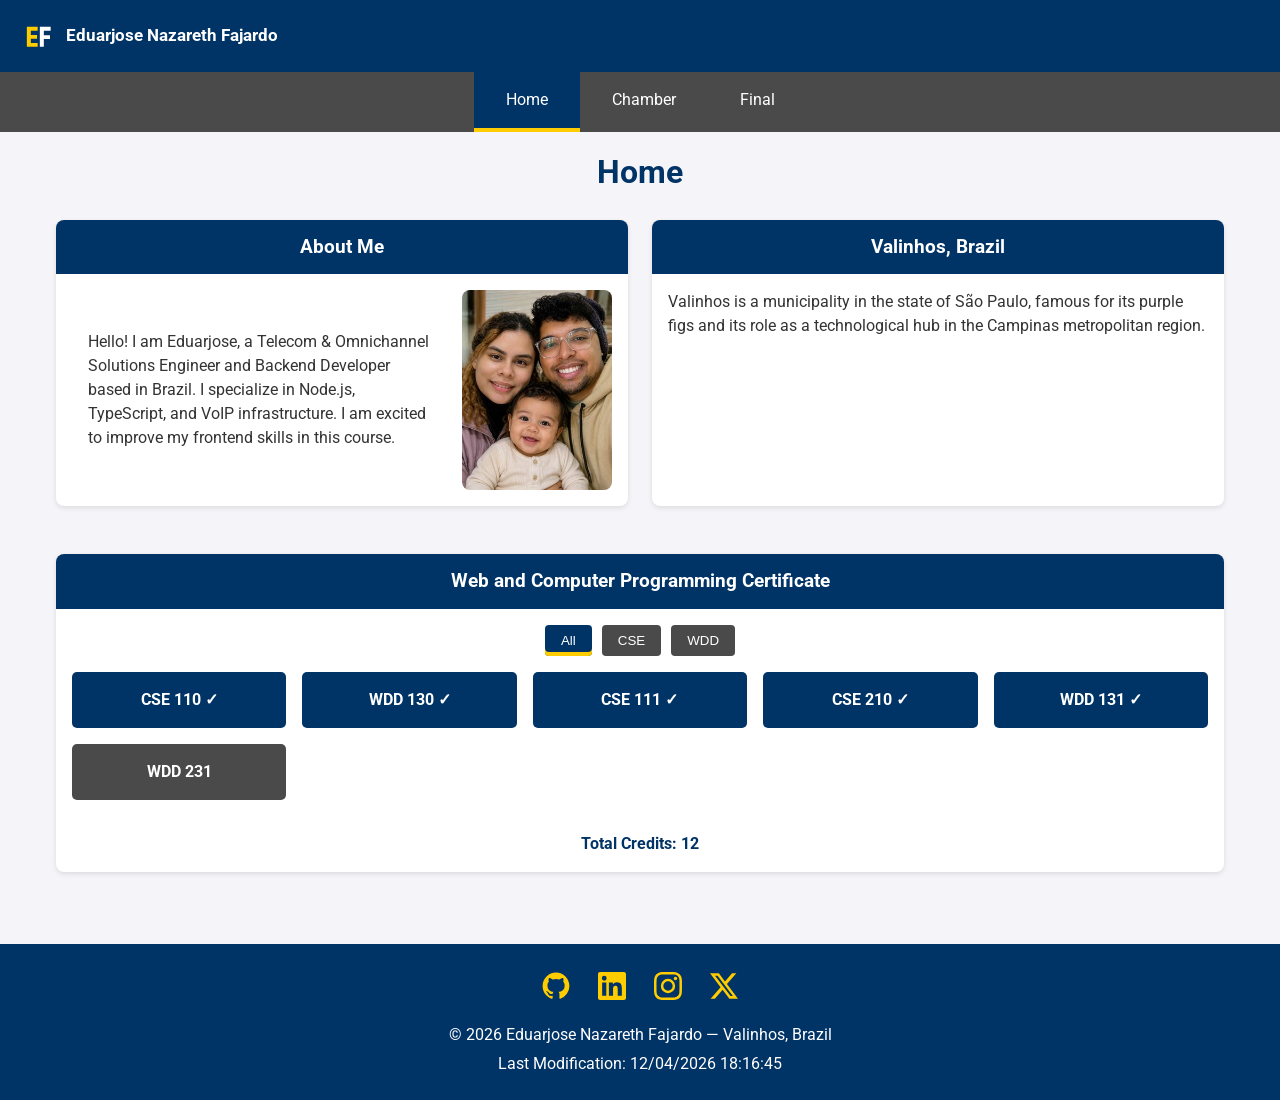
<file: index.html>
<!DOCTYPE html>
<html lang="en">
<head>
    <meta charset="UTF-8">
    <meta name="viewport" content="width=device-width, initial-scale=1.0">
    <title>Eduarjose Nazareth Fajardo - WDD 231 - Course Home Page</title>
    <meta name="description" content="WDD 231 course home page for Eduarjose Nazareth Fajardo, a backend developer from Valinhos, Brazil, listing the Web and Computer Programming courses.">
    <meta name="author" content="Eduarjose Nazareth Fajardo">

    <link rel="icon" href="images/logo.svg" type="image/svg+xml">

    <!-- Google Fonts -->
    <link rel="preconnect" href="https://fonts.googleapis.com">
    <link rel="preconnect" href="https://fonts.gstatic.com" crossorigin>
    <link href="https://fonts.googleapis.com/css2?family=Roboto:wght@400;700&display=swap" rel="stylesheet">

    <!-- CSS -->
    <link rel="stylesheet" href="styles/small.css">
    <link rel="stylesheet" href="styles/larger.css">

    <!-- JavaScript -->
    <script src="scripts/navigation.js" defer></script>
    <script src="scripts/dates.js" defer></script>
    <script src="scripts/courses.js" defer></script>
</head>
<body>
    <header>
        <div class="header-content">
            <img class="logo" src="images/logo.svg" alt="" width="40" height="40">
            <span>Eduarjose Nazareth Fajardo</span>
        </div>
        <button id="menu-button" aria-label="Toggle navigation menu" aria-expanded="false">&#9776;</button>
    </header>

    <nav aria-label="Main navigation">
        <ul id="menu">
            <li><a href="index.html" class="active" aria-current="page">Home</a></li>
            <li><a href="chamber/directory.html">Chamber</a></li>
            <li><a href="project/index.html">Final</a></li>
        </ul>
    </nav>

    <main>
        <h1>Home</h1>
        <div class="grid-container">

            <section class="card about-card">
                <h2>About Me</h2>
                <div class="about-content">
                    <p>Hello! I am Eduarjose, a Telecom &amp; Omnichannel Solutions Engineer and Backend Developer based in Brazil. I specialize in Node.js, TypeScript, and VoIP infrastructure. I am excited to improve my frontend skills in this course.</p>
                    <img src="images/profile.jpg" alt="Eduarjose Fajardo with his family" width="150" height="200" loading="lazy">
                </div>
            </section>

            <section class="card location-card">
                <h2>Valinhos, Brazil</h2>
                <p>Valinhos is a municipality in the state of S&atilde;o Paulo, famous for its purple figs and its role as a technological hub in the Campinas metropolitan region.</p>
            </section>

            <section class="card certificate-card">
                <h2>Web and Computer Programming Certificate</h2>
                <div class="filter-buttons">
                    <button id="btn-all" class="active">All</button>
                    <button id="btn-cse">CSE</button>
                    <button id="btn-wdd">WDD</button>
                </div>
                <div id="course-list" class="courses"></div>
                <p id="total-credits" class="credits-display"></p>
            </section>

        </div>
    </main>

    <footer>
        <ul class="socials">
            <li>
                <a href="https://github.com/Eduarjn" target="_blank" rel="noopener noreferrer" aria-label="GitHub profile">
                    <svg viewBox="0 0 24 24" width="28" height="28" fill="currentColor" aria-hidden="true" focusable="false">
                        <path d="M12 .5C5.73.5.5 5.73.5 12c0 5.08 3.29 9.39 7.86 10.91.58.11.79-.25.79-.56 0-.28-.01-1.02-.02-2-3.2.69-3.88-1.54-3.88-1.54-.52-1.34-1.28-1.69-1.28-1.69-1.05-.72.08-.7.08-.7 1.16.08 1.77 1.19 1.77 1.19 1.03 1.77 2.7 1.26 3.36.96.1-.75.4-1.26.73-1.55-2.55-.29-5.24-1.28-5.24-5.68 0-1.25.45-2.28 1.19-3.08-.12-.29-.52-1.46.11-3.05 0 0 .97-.31 3.18 1.18a11 11 0 0 1 5.79 0c2.2-1.49 3.17-1.18 3.17-1.18.63 1.59.23 2.76.12 3.05.74.8 1.18 1.83 1.18 3.08 0 4.41-2.69 5.38-5.25 5.67.41.35.78 1.05.78 2.12 0 1.53-.02 2.77-.02 3.15 0 .31.21.68.8.56A11.51 11.51 0 0 0 23.5 12C23.5 5.73 18.27.5 12 .5z"/>
                    </svg>
                </a>
            </li>
            <li>
                <a href="https://www.linkedin.com/in/eduarjose-fajardo" target="_blank" rel="noopener noreferrer" aria-label="LinkedIn profile">
                    <svg viewBox="0 0 24 24" width="28" height="28" fill="currentColor" aria-hidden="true" focusable="false">
                        <path d="M20.45 20.45h-3.56v-5.57c0-1.33-.03-3.04-1.85-3.04-1.85 0-2.14 1.45-2.14 2.94v5.67H9.34V9h3.42v1.56h.05c.48-.9 1.64-1.85 3.37-1.85 3.6 0 4.27 2.37 4.27 5.46v6.28zM5.34 7.43a2.06 2.06 0 1 1 0-4.13 2.06 2.06 0 0 1 0 4.13zM7.12 20.45H3.55V9h3.57v11.45zM22.22 0H1.77C.79 0 0 .77 0 1.72v20.56C0 23.23.79 24 1.77 24h20.45c.98 0 1.78-.77 1.78-1.72V1.72C24 .77 23.2 0 22.22 0z"/>
                    </svg>
                </a>
            </li>
            <li>
                <a href="https://www.instagram.com/eduarjn/" target="_blank" rel="noopener noreferrer" aria-label="Instagram profile">
                    <svg viewBox="0 0 24 24" width="28" height="28" fill="currentColor" aria-hidden="true" focusable="false">
                        <path d="M12 2.16c3.2 0 3.58.01 4.85.07 1.17.05 1.8.25 2.23.41.56.22.96.48 1.38.9.42.42.68.82.9 1.38.16.42.36 1.06.41 2.23.06 1.27.07 1.65.07 4.85s-.01 3.58-.07 4.85c-.05 1.17-.25 1.8-.41 2.23-.22.56-.48.96-.9 1.38-.42.42-.82.68-1.38.9-.42.16-1.06.36-2.23.41-1.27.06-1.65.07-4.85.07s-3.58-.01-4.85-.07c-1.17-.05-1.8-.25-2.23-.41-.56-.22-.96-.48-1.38-.9-.42-.42-.68-.82-.9-1.38-.16-.42-.36-1.06-.41-2.23-.06-1.27-.07-1.65-.07-4.85s.01-3.58.07-4.85c.05-1.17.25-1.8.41-2.23.22-.56.48-.96.9-1.38.42-.42.82-.68 1.38-.9.42-.16 1.06-.36 2.23-.41 1.27-.06 1.65-.07 4.85-.07M12 0C8.74 0 8.33.01 7.05.07 5.78.13 4.9.33 4.14.63a5.9 5.9 0 0 0-2.13 1.38A5.9 5.9 0 0 0 .63 4.14c-.3.76-.5 1.64-.56 2.91C.01 8.33 0 8.74 0 12s.01 3.67.07 4.95c.06 1.27.26 2.15.56 2.91.31.79.72 1.46 1.38 2.13a5.9 5.9 0 0 0 2.13 1.38c.76.3 1.64.5 2.91.56C8.33 23.99 8.74 24 12 24s3.67-.01 4.95-.07c1.27-.06 2.15-.26 2.91-.56a5.9 5.9 0 0 0 2.13-1.38 5.9 5.9 0 0 0 1.38-2.13c.3-.76.5-1.64.56-2.91.06-1.28.07-1.69.07-4.95s-.01-3.67-.07-4.95c-.06-1.27-.26-2.15-.56-2.91a5.9 5.9 0 0 0-1.38-2.13A5.9 5.9 0 0 0 19.86.63c-.76-.3-1.64-.5-2.91-.56C15.67.01 15.26 0 12 0z"/>
                        <path d="M12 5.84A6.16 6.16 0 1 0 18.16 12 6.16 6.16 0 0 0 12 5.84zm0 10.16A4 4 0 1 1 16 12a4 4 0 0 1-4 4z"/>
                        <circle cx="18.41" cy="5.59" r="1.44"/>
                    </svg>
                </a>
            </li>
            <li>
                <a href="https://x.com/eduarjn" target="_blank" rel="noopener noreferrer" aria-label="X profile">
                    <svg viewBox="0 0 24 24" width="28" height="28" fill="currentColor" aria-hidden="true" focusable="false">
                        <path d="M18.9 1.15h3.68l-8.04 9.19L24 22.85h-7.4l-5.8-7.58-6.64 7.58H.47l8.6-9.83L0 1.15h7.59l5.24 6.93zm-1.29 19.5h2.04L6.49 3.24H4.3z"/>
                    </svg>
                </a>
            </li>
        </ul>
        <p>&copy; <span id="currentyear"></span> Eduarjose Nazareth Fajardo &mdash; Valinhos, Brazil</p>
        <p id="lastModified"></p>
    </footer>
</body>
</html>
</file>
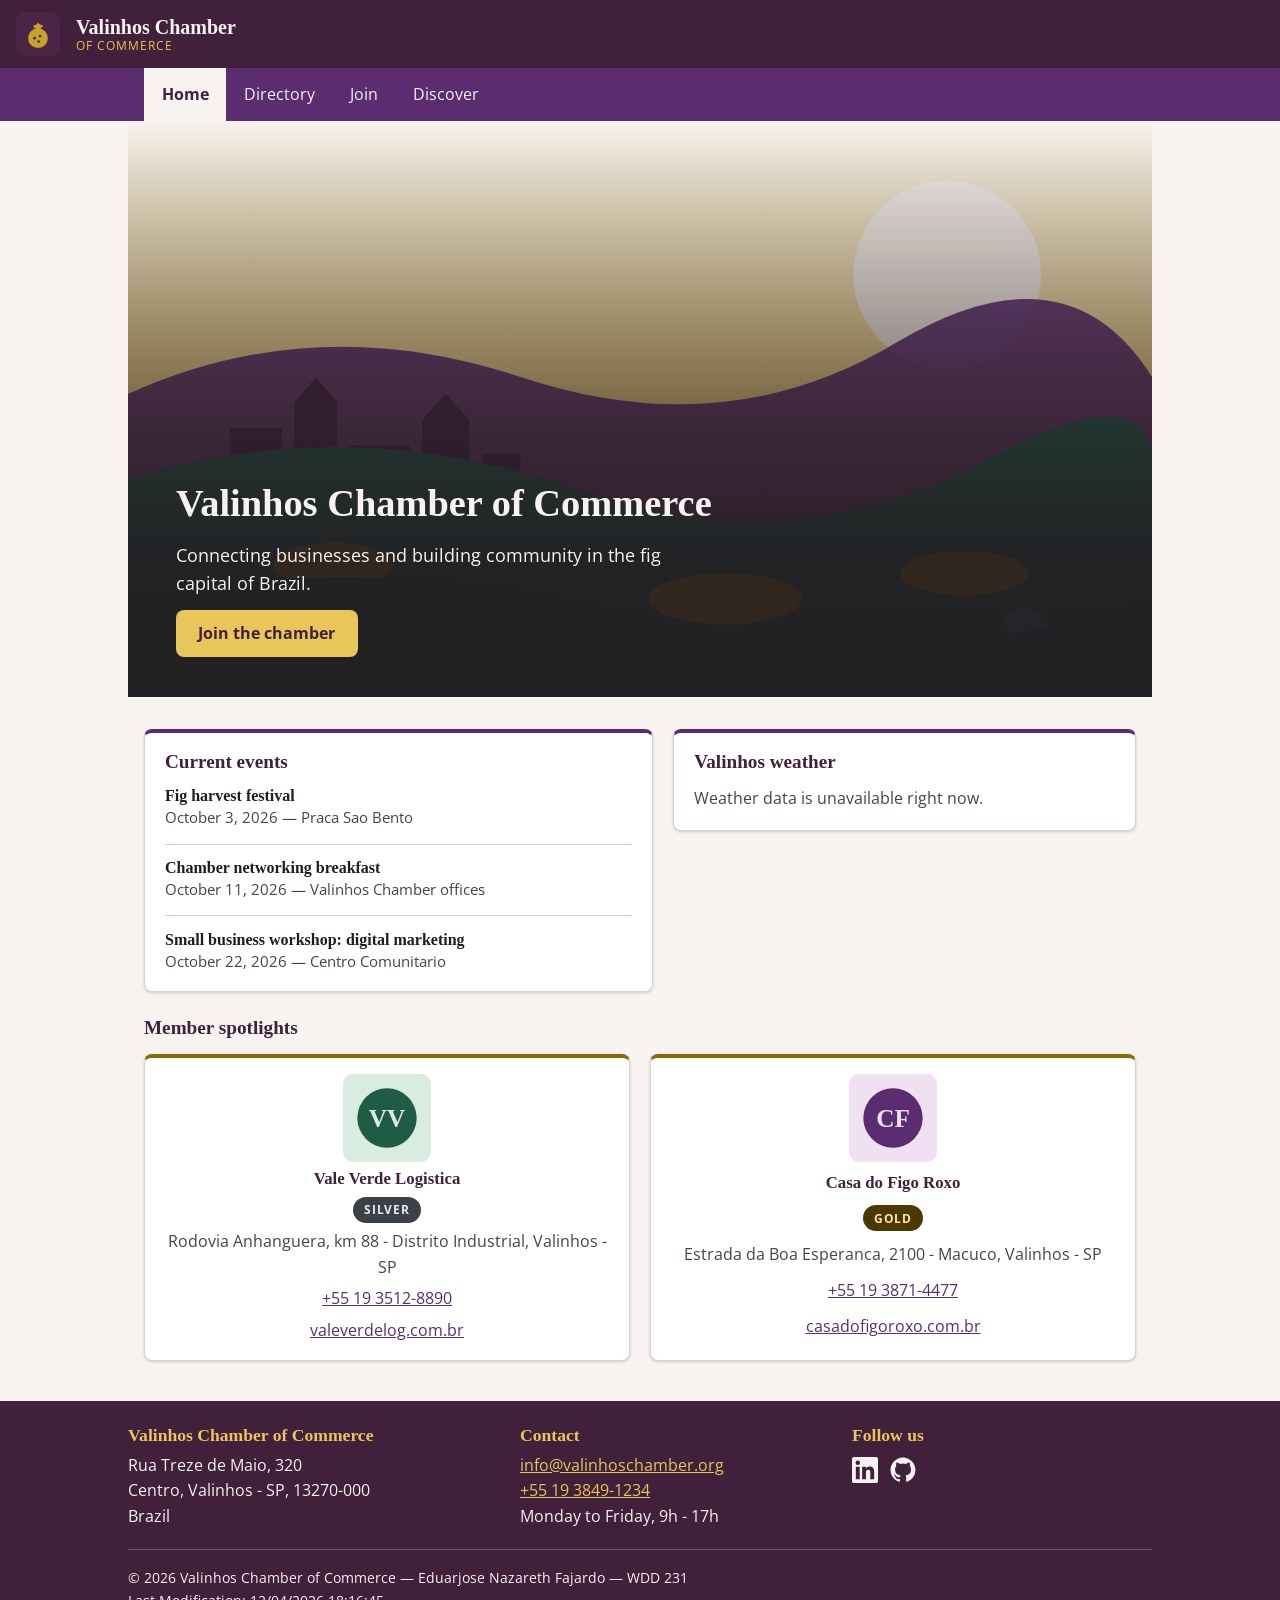
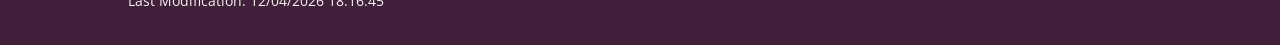
<file: chamber/index.html>
<!DOCTYPE html>
<html lang="en">
<head>
    <meta charset="UTF-8">
    <meta name="viewport" content="width=device-width, initial-scale=1.0">
    <title>Valinhos Chamber of Commerce</title>
    <meta name="description" content="Home page of the Valinhos Chamber of Commerce in Sao Paulo, Brazil: current weather, upcoming events, and a spotlight on member businesses.">
    <meta name="author" content="Eduarjose Nazareth Fajardo">

    <link rel="icon" href="images/favicon.svg" type="image/svg+xml">
    <link rel="apple-touch-icon" href="images/apple-touch-icon.png">

    <!-- Facebook / Open Graph -->
    <meta property="og:title" content="Valinhos Chamber of Commerce">
    <meta property="og:description" content="Home page of the Valinhos Chamber of Commerce in Sao Paulo, Brazil: current weather, upcoming events, and a spotlight on member businesses.">
    <meta property="og:image" content="https://eduarjn.github.io/wdd231/chamber/images/valinhos-chamber-og.png">
    <meta property="og:url" content="https://eduarjn.github.io/wdd231/chamber/index.html">
    <meta property="og:type" content="website">

    <!-- Google Fonts -->
    <link rel="preconnect" href="https://fonts.googleapis.com">
    <link rel="preconnect" href="https://fonts.gstatic.com" crossorigin>
    <link href="https://fonts.googleapis.com/css2?family=Open+Sans:wght@400;600;700&display=swap" rel="stylesheet">

    <!-- CSS -->
    <link rel="stylesheet" href="styles/normalize.css">
    <link rel="stylesheet" href="styles/small.css">
    <link rel="stylesheet" href="styles/larger.css">

    <!-- JavaScript -->
    <script src="scripts/navigation.js" defer></script>
    <script src="scripts/weather.js" defer></script>
    <script src="scripts/spotlights.js" defer></script>
    <script src="scripts/dates.js" defer></script>
</head>
<body>
    <header>
        <div class="header-content">
            <img src="images/favicon.svg" alt="" width="44" height="44">
            <p class="site-name">Valinhos Chamber<span>of Commerce</span></p>
        </div>
        <button id="menu-button" aria-label="Toggle navigation menu" aria-expanded="false">&#9776;</button>
    </header>

    <nav aria-label="Main navigation">
        <ul id="menu">
            <li><a href="index.html" class="active" aria-current="page">Home</a></li>
            <li><a href="directory.html">Directory</a></li>
            <li><a href="join.html">Join</a></li>
            <li><a href="discover.html">Discover</a></li>
        </ul>
    </nav>

    <main>
        <section class="hero">
            <img src="images/hero.svg" alt="Rolling hills and fig orchards of Valinhos at sunset" class="hero-image" width="1200" height="675" loading="eager">
            <div class="hero-overlay">
                <h1>Valinhos Chamber of Commerce</h1>
                <p>Connecting businesses and building community in the fig capital of Brazil.</p>
                <a href="join.html" class="cta-button">Join the chamber</a>
            </div>
        </section>

        <div class="home-grid">
            <section class="current-events" aria-labelledby="events-heading">
                <h2 id="events-heading">Current events</h2>
                <ul class="event-list">
                    <li>
                        <h3>Fig harvest festival</h3>
                        <p><time datetime="2026-10-03">October 3, 2026</time> &mdash; Praca Sao Bento</p>
                    </li>
                    <li>
                        <h3>Chamber networking breakfast</h3>
                        <p><time datetime="2026-10-11">October 11, 2026</time> &mdash; Valinhos Chamber offices</p>
                    </li>
                    <li>
                        <h3>Small business workshop: digital marketing</h3>
                        <p><time datetime="2026-10-22">October 22, 2026</time> &mdash; Centro Comunitario</p>
                    </li>
                </ul>
            </section>

            <section class="weather" aria-labelledby="weather-heading">
                <h2 id="weather-heading">Valinhos weather</h2>
                <div id="current-weather" aria-live="polite"></div>
                <div id="forecast"></div>
            </section>
        </div>

        <section class="spotlights" aria-labelledby="spotlights-heading">
            <h2 id="spotlights-heading">Member spotlights</h2>
            <div id="spotlight-cards"></div>
        </section>
    </main>

    <footer>
        <div class="footer-grid">
            <div>
                <h2>Valinhos Chamber of Commerce</h2>
                <address>
                    Rua Treze de Maio, 320<br>
                    Centro, Valinhos - SP, 13270-000<br>
                    Brazil
                </address>
            </div>

            <div>
                <h2>Contact</h2>
                <p><a href="mailto:info@valinhoschamber.org">info@valinhoschamber.org</a></p>
                <p><a href="tel:+551938491234">+55 19 3849-1234</a></p>
                <p>Monday to Friday, 9h - 17h</p>
            </div>

            <div>
                <h2>Follow us</h2>
                <ul class="socials">
                    <li>
                        <a href="https://www.linkedin.com/in/eduarjose-fajardo" target="_blank" rel="noopener" aria-label="LinkedIn">
                            <svg viewBox="0 0 24 24" width="26" height="26" fill="currentColor" aria-hidden="true" focusable="false">
                                <path d="M20.45 20.45h-3.56v-5.57c0-1.33-.03-3.04-1.85-3.04-1.85 0-2.14 1.45-2.14 2.94v5.67H9.34V9h3.42v1.56h.05c.48-.9 1.64-1.85 3.37-1.85 3.6 0 4.27 2.37 4.27 5.46v6.28zM5.34 7.43a2.06 2.06 0 1 1 0-4.13 2.06 2.06 0 0 1 0 4.13zM7.12 20.45H3.55V9h3.57v11.45zM22.22 0H1.77C.79 0 0 .77 0 1.72v20.56C0 23.23.79 24 1.77 24h20.45c.98 0 1.78-.77 1.78-1.72V1.72C24 .77 23.2 0 22.22 0z"/>
                            </svg>
                        </a>
                    </li>
                    <li>
                        <a href="https://github.com/Eduarjn" target="_blank" rel="noopener" aria-label="GitHub">
                            <svg viewBox="0 0 24 24" width="26" height="26" fill="currentColor" aria-hidden="true" focusable="false">
                                <path d="M12 .5C5.73.5.5 5.73.5 12c0 5.08 3.29 9.39 7.86 10.91.58.11.79-.25.79-.56 0-.28-.01-1.02-.02-2-3.2.69-3.88-1.54-3.88-1.54-.52-1.34-1.28-1.69-1.28-1.69-1.05-.72.08-.7.08-.7 1.16.08 1.77 1.19 1.77 1.19 1.03 1.77 2.7 1.26 3.36.96.1-.75.4-1.26.73-1.55-2.55-.29-5.24-1.28-5.24-5.68 0-1.25.45-2.28 1.19-3.08-.12-.29-.52-1.46.11-3.05 0 0 .97-.31 3.18 1.18a11 11 0 0 1 5.79 0c2.2-1.49 3.17-1.18 3.17-1.18.63 1.59.23 2.76.12 3.05.74.8 1.18 1.83 1.18 3.08 0 4.41-2.69 5.38-5.25 5.67.41.35.78 1.05.78 2.12 0 1.53-.02 2.77-.02 3.15 0 .31.21.68.8.56A11.51 11.51 0 0 0 23.5 12C23.5 5.73 18.27.5 12 .5z"/>
                            </svg>
                        </a>
                    </li>
                </ul>
            </div>
        </div>

        <div class="footer-legal">
            <p>&copy; <span id="currentyear"></span> Valinhos Chamber of Commerce &mdash; Eduarjose Nazareth Fajardo &mdash; WDD 231</p>
            <p id="lastModified"></p>
        </div>
    </footer>
</body>
</html>
</file>
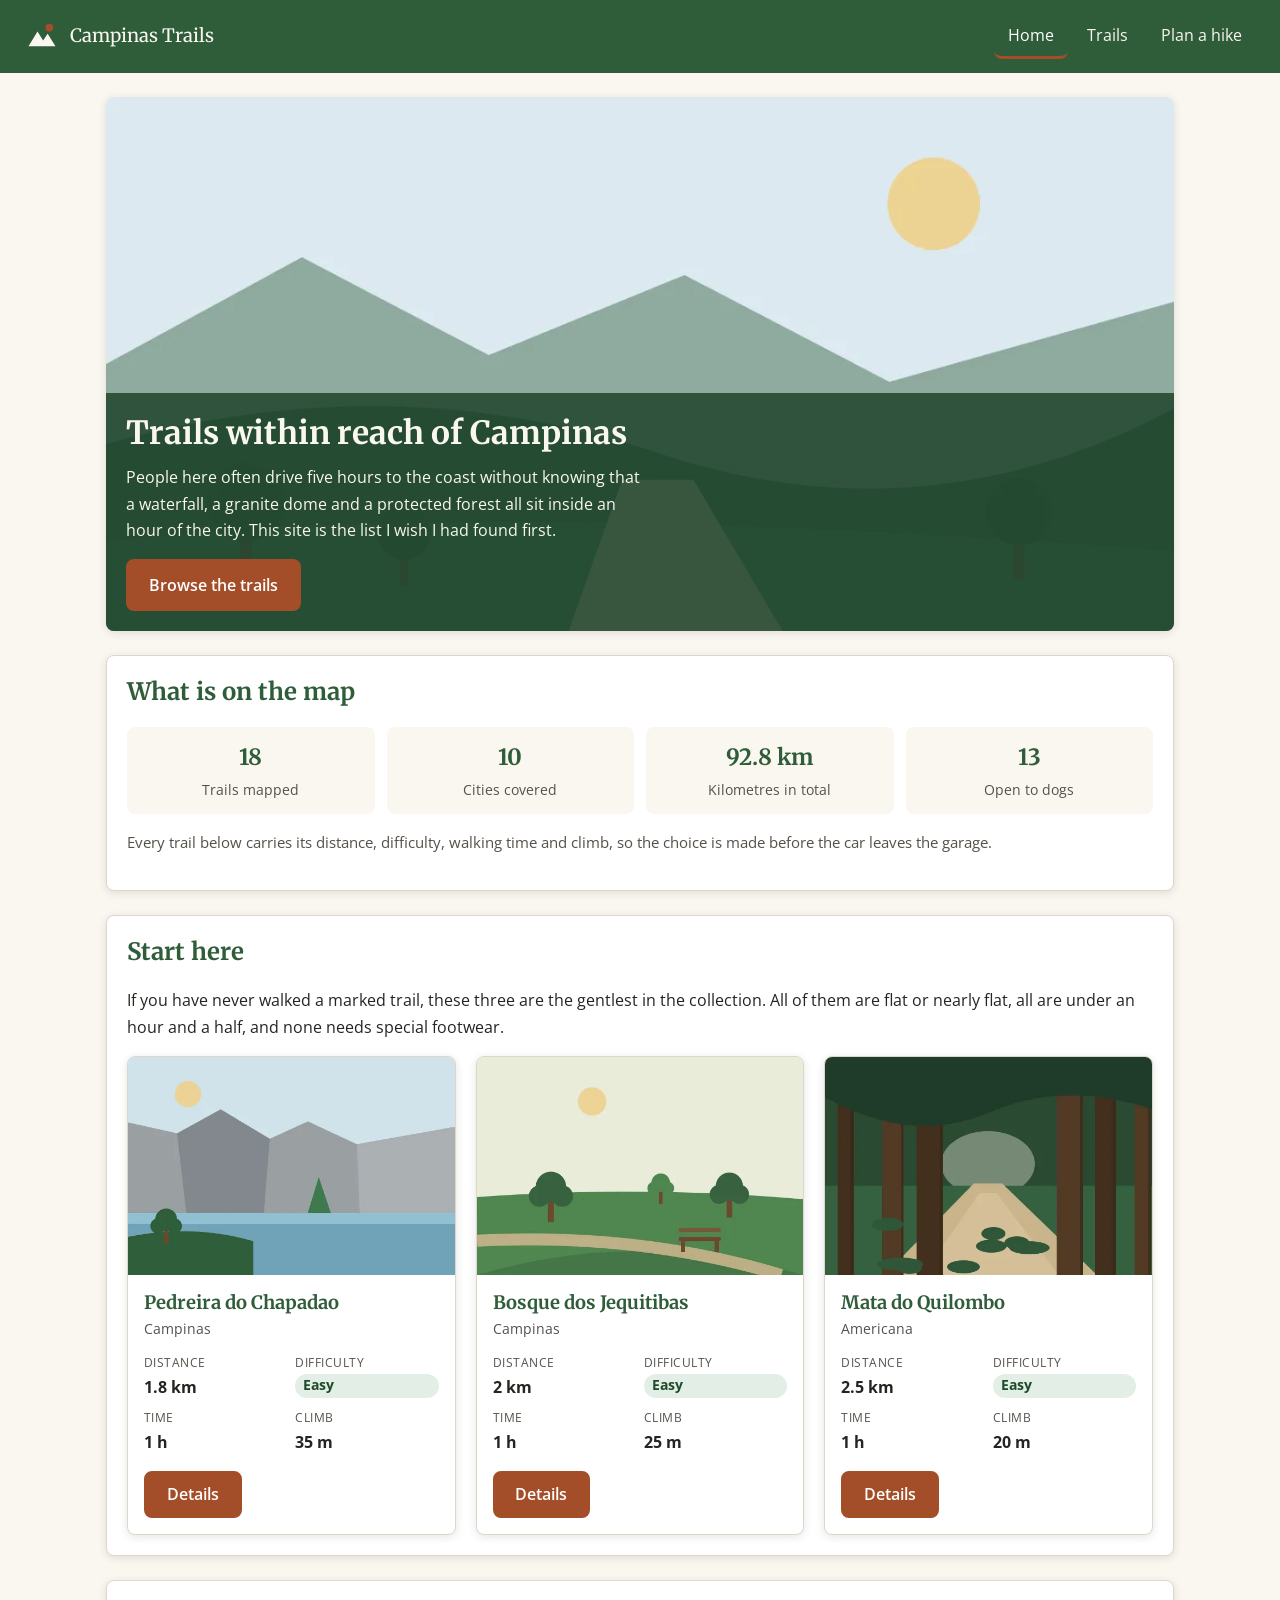
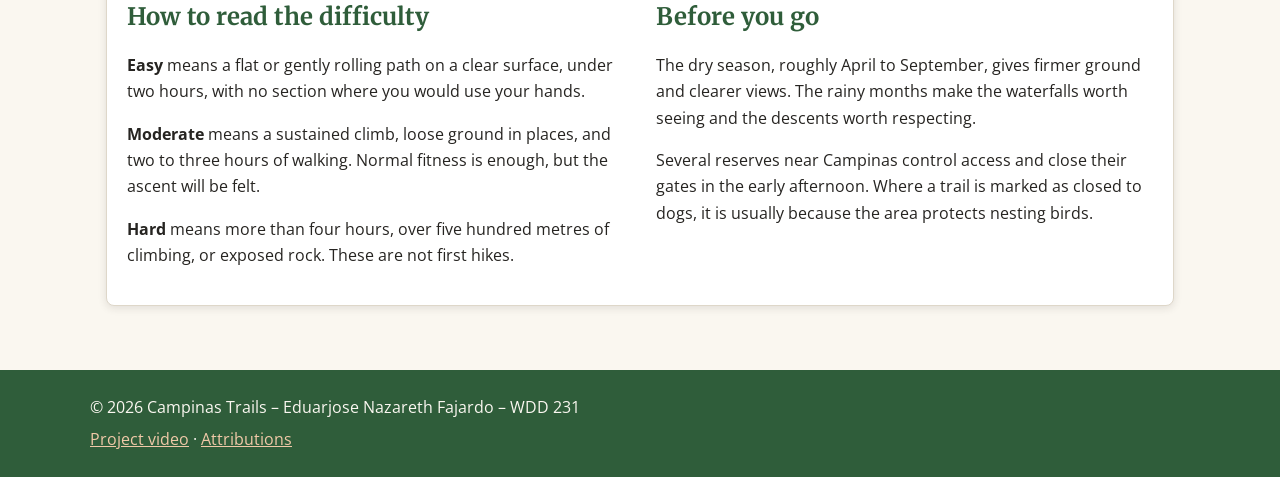
<file: project/index.html>
<!DOCTYPE html>
<html lang="en">
<head>
  <meta charset="UTF-8">
  <meta name="viewport" content="width=device-width, initial-scale=1.0">
  <title>Campinas Trails &ndash; Hiking near Campinas, Brazil</title>
  <meta name="description" content="A guide to hiking trails within 80 km of Campinas, Brazil, with distance, difficulty, walking time and whether dogs are welcome on each one.">
  <meta name="author" content="Eduarjose Nazareth Fajardo">

  <link rel="icon" href="images/favicon.svg" type="image/svg+xml">

  <meta property="og:title" content="Campinas Trails &ndash; Hiking near Campinas, Brazil">
  <meta property="og:description" content="A guide to hiking trails within 80 km of Campinas, Brazil, with distance, difficulty, walking time and whether dogs are welcome.">
  <meta property="og:image" content="https://eduarjn.github.io/wdd231/project/images/hero-trails.webp">
  <meta property="og:url" content="https://eduarjn.github.io/wdd231/project/index.html">
  <meta property="og:type" content="website">

  <link rel="preconnect" href="https://fonts.googleapis.com">
  <link rel="preconnect" href="https://fonts.gstatic.com" crossorigin>
  <link href="https://fonts.googleapis.com/css2?family=Merriweather:wght@700&amp;family=Open+Sans:wght@400;600&amp;display=swap" rel="stylesheet">

  <link rel="stylesheet" href="styles/base.css">
  <link rel="stylesheet" href="styles/larger.css">
  <script type="module" src="scripts/main.js"></script>
</head>
<body>
  <header class="site-header">
    <a class="brand" href="index.html">
      <img src="images/favicon.svg" alt="" width="36" height="36">
      <span>Campinas Trails</span>
    </a>
    <button id="menu-button" type="button" aria-label="Toggle navigation menu" aria-expanded="false">&#9776;</button>
    <nav aria-label="Main navigation">
      <ul id="menu">
        <li><a class="active" aria-current="page" href="index.html">Home</a></li>
        <li><a href="trails.html">Trails</a></li>
        <li><a href="plan.html">Plan a hike</a></li>
      </ul>
    </nav>
  </header>

  <main>
    <section class="hero">
      <img src="images/hero-trails.webp" alt="Illustration of forested ridges with a footpath climbing between them"
           width="1200" height="600" loading="eager" decoding="async">
      <div class="hero-text">
        <h1>Trails within reach of Campinas</h1>
        <p>
          People here often drive five hours to the coast without knowing that
          a waterfall, a granite dome and a protected forest all sit inside an
          hour of the city. This site is the list I wish I had found first.
        </p>
        <a class="button" href="trails.html">Browse the trails</a>
      </div>
    </section>

    <section class="panel">
      <h2>What is on the map</h2>
      <ul class="summary" id="summary-list"></ul>
      <p class="note">
        Every trail below carries its distance, difficulty, walking time and
        climb, so the choice is made before the car leaves the garage.
      </p>
    </section>

    <section class="panel">
      <h2>Start here</h2>
      <p>
        If you have never walked a marked trail, these three are the gentlest
        in the collection. All of them are flat or nearly flat, all are under
        an hour and a half, and none needs special footwear.
      </p>
      <div class="trail-grid" id="featured-trails"></div>
    </section>

    <section class="panel split">
      <div>
        <h2>How to read the difficulty</h2>
        <p>
          <strong>Easy</strong> means a flat or gently rolling path on a clear
          surface, under two hours, with no section where you would use your
          hands.
        </p>
        <p>
          <strong>Moderate</strong> means a sustained climb, loose ground in
          places, and two to three hours of walking. Normal fitness is enough,
          but the ascent will be felt.
        </p>
        <p>
          <strong>Hard</strong> means more than four hours, over five hundred
          metres of climbing, or exposed rock. These are not first hikes.
        </p>
      </div>
      <div>
        <h2>Before you go</h2>
        <p>
          The dry season, roughly April to September, gives firmer ground and
          clearer views. The rainy months make the waterfalls worth seeing and
          the descents worth respecting.
        </p>
        <p>
          Several reserves near Campinas control access and close their gates
          in the early afternoon. Where a trail is marked as closed to dogs, it
          is usually because the area protects nesting birds.
        </p>
      </div>
    </section>
  </main>

  <dialog id="trail-dialog" aria-labelledby="dialog-title">
    <button type="button" id="dialog-close" class="dialog-close" aria-label="Close">&#10005;</button>
    <div id="dialog-body"></div>
  </dialog>

  <footer class="site-footer">
    <div class="footer-inner">
      <p>&copy; <span id="year"></span> Campinas Trails &ndash; Eduarjose Nazareth Fajardo &ndash; WDD 231</p>
      <p>
        <a href="https://www.loom.com/share/603846961f344b409d71d54d9d6fdb99" target="_blank" rel="noopener">Project video</a>
        &middot;
        <a href="attributions.html">Attributions</a>
      </p>
    </div>
  </footer>
</body>
</html>
</file>
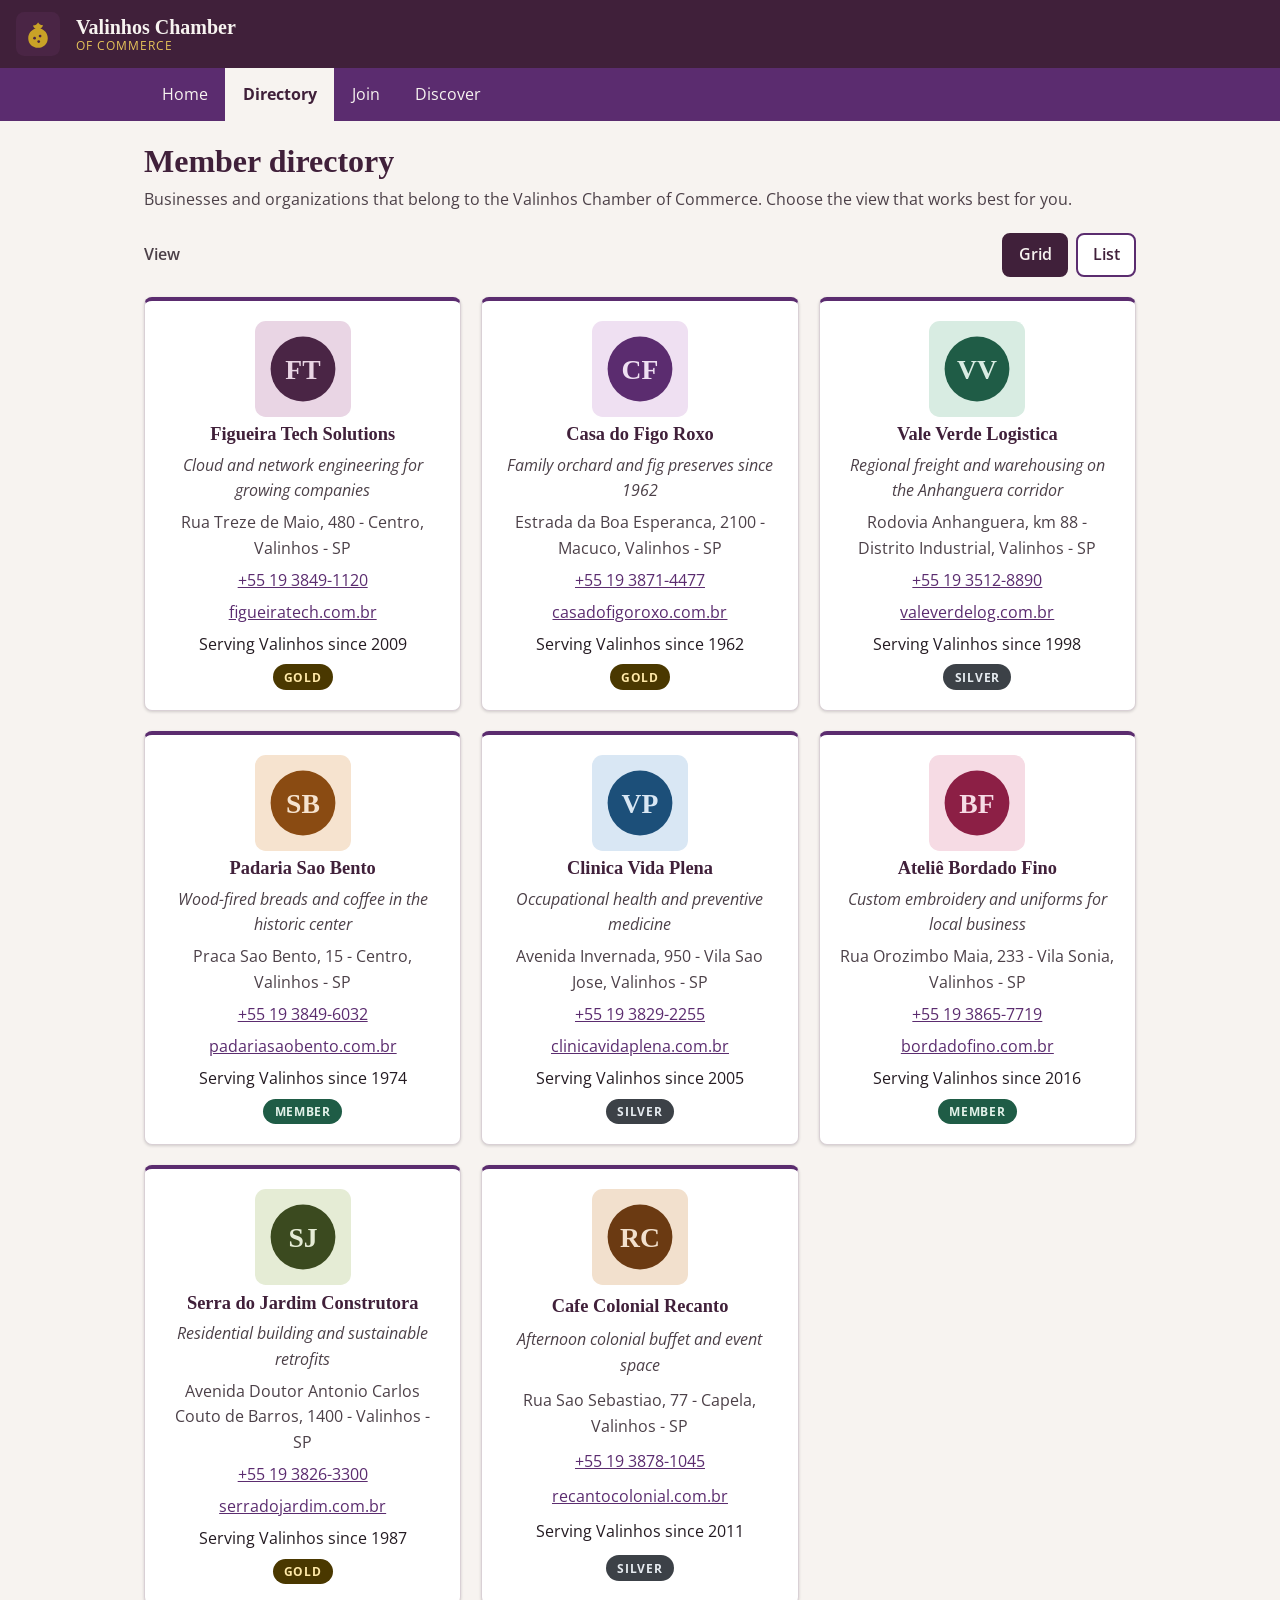
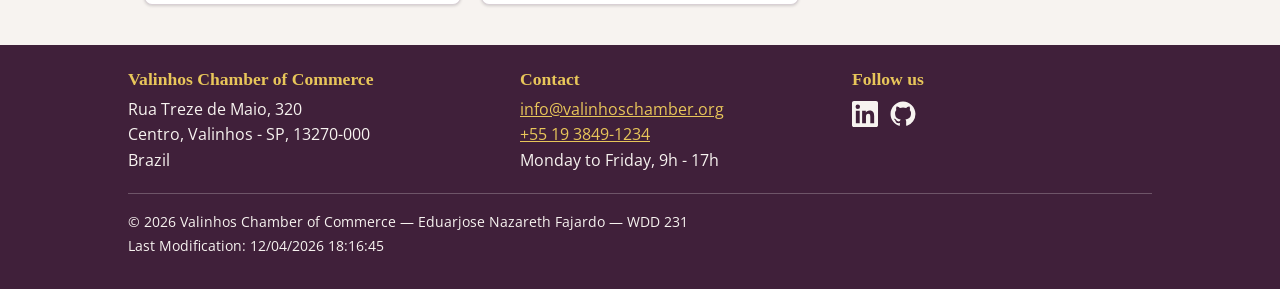
<file: chamber/directory.html>
<!DOCTYPE html>
<html lang="en">
<head>
    <meta charset="UTF-8">
    <meta name="viewport" content="width=device-width, initial-scale=1.0">
    <title>Member Directory | Valinhos Chamber of Commerce</title>
    <meta name="description" content="Browse the member directory of the Valinhos Chamber of Commerce in Sao Paulo, Brazil, with contact details for local businesses in grid or list view.">
    <meta name="author" content="Eduarjose Nazareth Fajardo">

    <link rel="icon" href="images/favicon.svg" type="image/svg+xml">
    <link rel="apple-touch-icon" href="images/apple-touch-icon.png">

    <!-- Facebook / Open Graph -->
    <meta property="og:title" content="Member Directory | Valinhos Chamber of Commerce">
    <meta property="og:description" content="Browse the member directory of the Valinhos Chamber of Commerce in Sao Paulo, Brazil, with contact details for local businesses in grid or list view.">
    <meta property="og:image" content="https://eduarjn.github.io/wdd231/chamber/images/valinhos-chamber-og.png">
    <meta property="og:url" content="https://eduarjn.github.io/wdd231/chamber/directory.html">
    <meta property="og:type" content="website">

    <!-- Google Fonts -->
    <link rel="preconnect" href="https://fonts.googleapis.com">
    <link rel="preconnect" href="https://fonts.gstatic.com" crossorigin>
    <link href="https://fonts.googleapis.com/css2?family=Open+Sans:wght@400;600;700&display=swap" rel="stylesheet">

    <!-- CSS -->
    <link rel="stylesheet" href="styles/normalize.css">
    <link rel="stylesheet" href="styles/small.css">
    <link rel="stylesheet" href="styles/larger.css">

    <!-- JavaScript -->
    <script src="scripts/navigation.js" defer></script>
    <script src="scripts/directory.js" defer></script>
    <script src="scripts/dates.js" defer></script>
</head>
<body>
    <header>
        <div class="header-content">
            <img src="images/favicon.svg" alt="" width="44" height="44">
            <p class="site-name">Valinhos Chamber<span>of Commerce</span></p>
        </div>
        <button id="menu-button" aria-label="Toggle navigation menu" aria-expanded="false">&#9776;</button>
    </header>

    <nav aria-label="Main navigation">
        <ul id="menu">
            <li><a href="index.html">Home</a></li>
            <li><a href="directory.html" class="active" aria-current="page">Directory</a></li>
            <li><a href="join.html">Join</a></li>
            <li><a href="discover.html">Discover</a></li>
        </ul>
    </nav>

    <main>
        <h1>Member directory</h1>
        <p class="page-intro">
            Businesses and organizations that belong to the Valinhos Chamber of Commerce.
            Choose the view that works best for you.
        </p>

        <div class="view-toggle">
            <p id="view-label">View</p>
            <button id="grid-view" type="button" aria-pressed="true" aria-describedby="view-label">Grid</button>
            <button id="list-view" type="button" aria-pressed="false" aria-describedby="view-label">List</button>
        </div>

        <div id="members"></div>
    </main>

    <footer>
        <div class="footer-grid">
            <div>
                <h2>Valinhos Chamber of Commerce</h2>
                <address>
                    Rua Treze de Maio, 320<br>
                    Centro, Valinhos - SP, 13270-000<br>
                    Brazil
                </address>
            </div>

            <div>
                <h2>Contact</h2>
                <p><a href="mailto:info@valinhoschamber.org">info@valinhoschamber.org</a></p>
                <p><a href="tel:+551938491234">+55 19 3849-1234</a></p>
                <p>Monday to Friday, 9h - 17h</p>
            </div>

            <div>
                <h2>Follow us</h2>
                <ul class="socials">
                    <li>
                        <a href="https://www.linkedin.com/in/eduarjose-fajardo" target="_blank" rel="noopener" aria-label="LinkedIn">
                            <svg viewBox="0 0 24 24" width="26" height="26" fill="currentColor" aria-hidden="true" focusable="false">
                                <path d="M20.45 20.45h-3.56v-5.57c0-1.33-.03-3.04-1.85-3.04-1.85 0-2.14 1.45-2.14 2.94v5.67H9.34V9h3.42v1.56h.05c.48-.9 1.64-1.85 3.37-1.85 3.6 0 4.27 2.37 4.27 5.46v6.28zM5.34 7.43a2.06 2.06 0 1 1 0-4.13 2.06 2.06 0 0 1 0 4.13zM7.12 20.45H3.55V9h3.57v11.45zM22.22 0H1.77C.79 0 0 .77 0 1.72v20.56C0 23.23.79 24 1.77 24h20.45c.98 0 1.78-.77 1.78-1.72V1.72C24 .77 23.2 0 22.22 0z"/>
                            </svg>
                        </a>
                    </li>
                    <li>
                        <a href="https://github.com/Eduarjn" target="_blank" rel="noopener" aria-label="GitHub">
                            <svg viewBox="0 0 24 24" width="26" height="26" fill="currentColor" aria-hidden="true" focusable="false">
                                <path d="M12 .5C5.73.5.5 5.73.5 12c0 5.08 3.29 9.39 7.86 10.91.58.11.79-.25.79-.56 0-.28-.01-1.02-.02-2-3.2.69-3.88-1.54-3.88-1.54-.52-1.34-1.28-1.69-1.28-1.69-1.05-.72.08-.7.08-.7 1.16.08 1.77 1.19 1.77 1.19 1.03 1.77 2.7 1.26 3.36.96.1-.75.4-1.26.73-1.55-2.55-.29-5.24-1.28-5.24-5.68 0-1.25.45-2.28 1.19-3.08-.12-.29-.52-1.46.11-3.05 0 0 .97-.31 3.18 1.18a11 11 0 0 1 5.79 0c2.2-1.49 3.17-1.18 3.17-1.18.63 1.59.23 2.76.12 3.05.74.8 1.18 1.83 1.18 3.08 0 4.41-2.69 5.38-5.25 5.67.41.35.78 1.05.78 2.12 0 1.53-.02 2.77-.02 3.15 0 .31.21.68.8.56A11.51 11.51 0 0 0 23.5 12C23.5 5.73 18.27.5 12 .5z"/>
                            </svg>
                        </a>
                    </li>
                </ul>
            </div>
        </div>

        <div class="footer-legal">
            <p>&copy; <span id="currentyear"></span> Valinhos Chamber of Commerce &mdash; Eduarjose Nazareth Fajardo &mdash; WDD 231</p>
            <p id="lastModified"></p>
        </div>
    </footer>
</body>
</html>
</file>
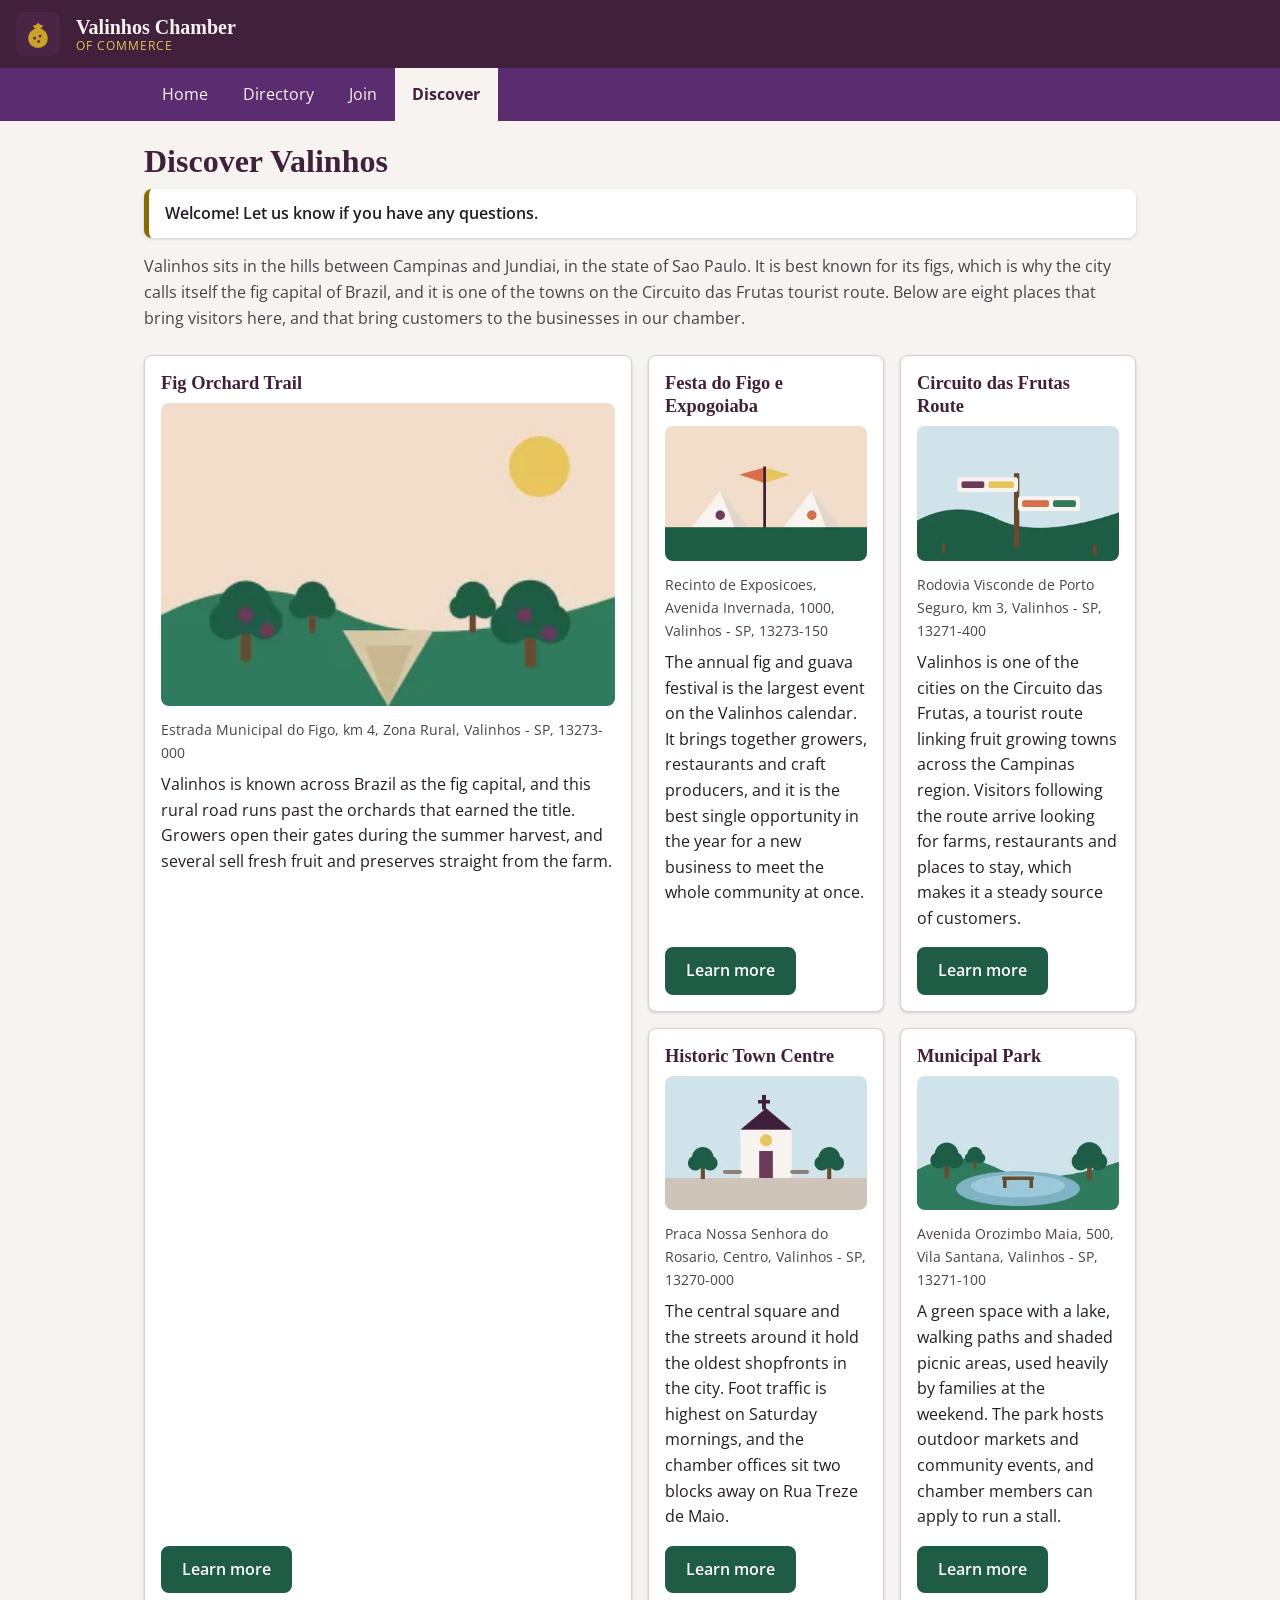
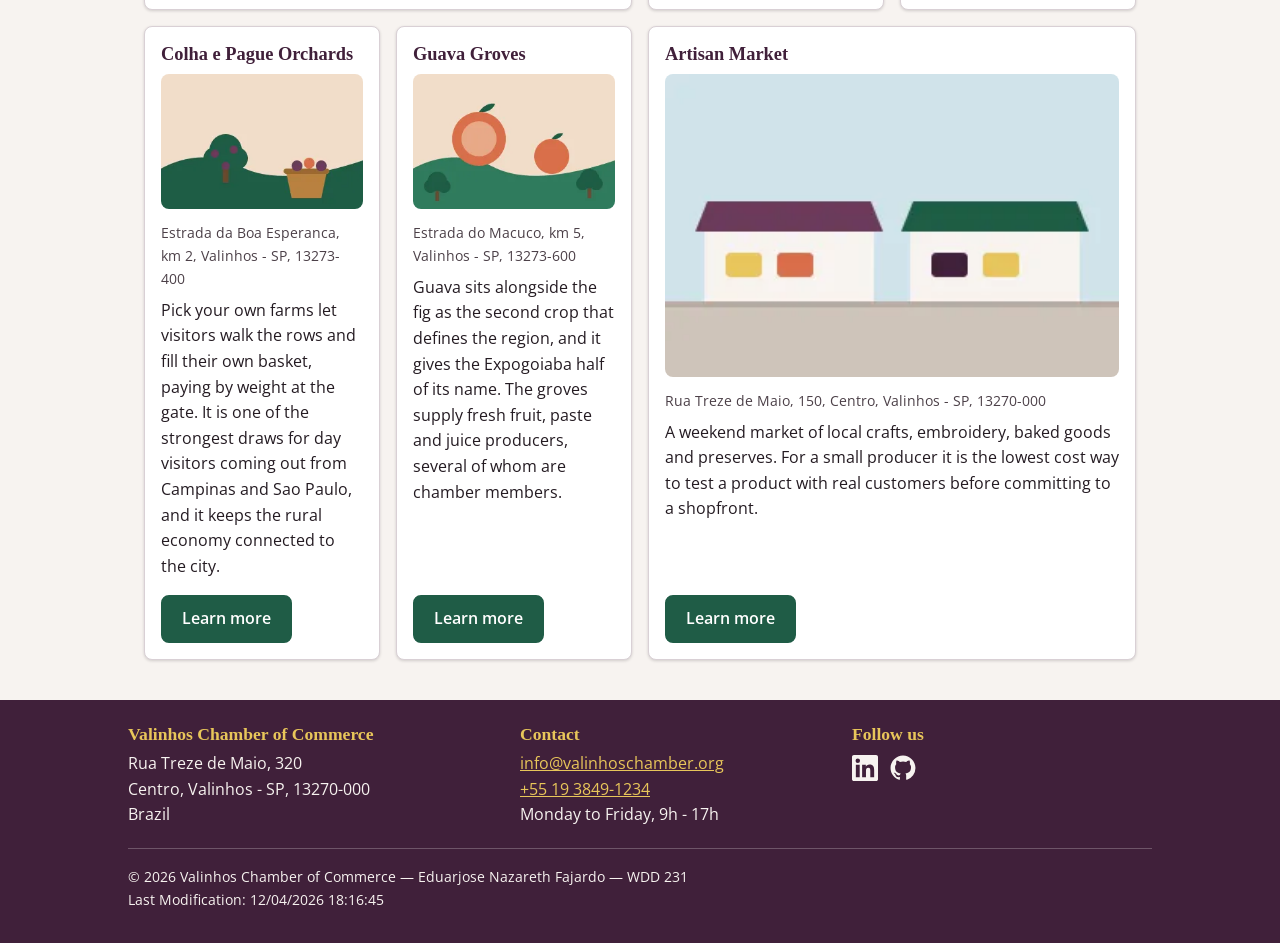
<file: chamber/discover.html>
<!DOCTYPE html>
<html lang="en">
<head>
    <meta charset="UTF-8">
    <meta name="viewport" content="width=device-width, initial-scale=1.0">
    <title>Discover Valinhos | Valinhos Chamber of Commerce</title>
    <meta name="description" content="Discover Valinhos, Brazil: fig orchards, the Circuito das Frutas, the municipal park and five more places that bring visitors to the region.">
    <meta name="author" content="Eduarjose Nazareth Fajardo">

    <link rel="icon" href="images/favicon.svg" type="image/svg+xml">
    <link rel="apple-touch-icon" href="images/apple-touch-icon.png">

    <!-- Facebook / Open Graph -->
    <meta property="og:title" content="Discover Valinhos | Valinhos Chamber of Commerce">
    <meta property="og:description" content="Discover Valinhos, Brazil: fig orchards, the Circuito das Frutas, the municipal park and five more places that bring visitors to the region.">
    <meta property="og:image" content="https://eduarjn.github.io/wdd231/chamber/images/valinhos-chamber-og.png">
    <meta property="og:url" content="https://eduarjn.github.io/wdd231/chamber/discover.html">
    <meta property="og:type" content="website">

    <!-- Google Fonts -->
    <link rel="preconnect" href="https://fonts.googleapis.com">
    <link rel="preconnect" href="https://fonts.gstatic.com" crossorigin>
    <link href="https://fonts.googleapis.com/css2?family=Open+Sans:wght@400;600;700&display=swap" rel="stylesheet">

    <!-- CSS -->
    <link rel="stylesheet" href="styles/normalize.css">
    <link rel="stylesheet" href="styles/small.css">
    <link rel="stylesheet" href="styles/larger.css">

    <!-- JavaScript -->
    <script src="scripts/navigation.js" defer></script>
    <script src="scripts/discover.js" type="module"></script>
    <script src="scripts/dates.js" defer></script>
</head>
<body>
    <header>
        <div class="header-content">
            <img src="images/favicon.svg" alt="" width="44" height="44">
            <p class="site-name">Valinhos Chamber<span>of Commerce</span></p>
        </div>
        <button id="menu-button" aria-label="Toggle navigation menu" aria-expanded="false">&#9776;</button>
    </header>

    <nav aria-label="Main navigation">
        <ul id="menu">
            <li><a href="index.html">Home</a></li>
            <li><a href="directory.html">Directory</a></li>
            <li><a href="join.html">Join</a></li>
            <li><a href="discover.html" class="active" aria-current="page">Discover</a></li>
        </ul>
    </nav>

    <main class="discover-main">
        <h1>Discover Valinhos</h1>

        <p class="visit-message" id="visit-message" aria-live="polite"></p>

        <p class="discover-intro">
            Valinhos sits in the hills between Campinas and Jundiai, in the
            state of Sao Paulo. It is best known for its figs, which is why the
            city calls itself the fig capital of Brazil, and it is one of the
            towns on the Circuito das Frutas tourist route. Below are eight
            places that bring visitors here, and that bring customers to the
            businesses in our chamber.
        </p>

        <div class="discover-gallery" id="discover-gallery"></div>
    </main>

    <footer>
        <div class="footer-grid">
            <div>
                <h2>Valinhos Chamber of Commerce</h2>
                <address>
                    Rua Treze de Maio, 320<br>
                    Centro, Valinhos - SP, 13270-000<br>
                    Brazil
                </address>
            </div>

            <div>
                <h2>Contact</h2>
                <p><a href="mailto:info@valinhoschamber.org">info@valinhoschamber.org</a></p>
                <p><a href="tel:+551938491234">+55 19 3849-1234</a></p>
                <p>Monday to Friday, 9h - 17h</p>
            </div>

            <div>
                <h2>Follow us</h2>
                <ul class="socials">
                    <li>
                        <a href="https://www.linkedin.com/in/eduarjose-fajardo" target="_blank" rel="noopener" aria-label="LinkedIn">
                            <svg viewBox="0 0 24 24" width="26" height="26" fill="currentColor" aria-hidden="true" focusable="false">
                                <path d="M20.45 20.45h-3.56v-5.57c0-1.33-.03-3.04-1.85-3.04-1.85 0-2.14 1.45-2.14 2.94v5.67H9.34V9h3.42v1.56h.05c.48-.9 1.64-1.85 3.37-1.85 3.6 0 4.27 2.37 4.27 5.46v6.28zM5.34 7.43a2.06 2.06 0 1 1 0-4.13 2.06 2.06 0 0 1 0 4.13zM7.12 20.45H3.55V9h3.57v11.45zM22.22 0H1.77C.79 0 0 .77 0 1.72v20.56C0 23.23.79 24 1.77 24h20.45c.98 0 1.78-.77 1.78-1.72V1.72C24 .77 23.2 0 22.22 0z"/>
                            </svg>
                        </a>
                    </li>
                    <li>
                        <a href="https://github.com/Eduarjn" target="_blank" rel="noopener" aria-label="GitHub">
                            <svg viewBox="0 0 24 24" width="26" height="26" fill="currentColor" aria-hidden="true" focusable="false">
                                <path d="M12 .5C5.73.5.5 5.73.5 12c0 5.08 3.29 9.39 7.86 10.91.58.11.79-.25.79-.56 0-.28-.01-1.02-.02-2-3.2.69-3.88-1.54-3.88-1.54-.52-1.34-1.28-1.69-1.28-1.69-1.05-.72.08-.7.08-.7 1.16.08 1.77 1.19 1.77 1.19 1.03 1.77 2.7 1.26 3.36.96.1-.75.4-1.26.73-1.55-2.55-.29-5.24-1.28-5.24-5.68 0-1.25.45-2.28 1.19-3.08-.12-.29-.52-1.46.11-3.05 0 0 .97-.31 3.18 1.18a11 11 0 0 1 5.79 0c2.2-1.49 3.17-1.18 3.17-1.18.63 1.59.23 2.76.12 3.05.74.8 1.18 1.83 1.18 3.08 0 4.41-2.69 5.38-5.25 5.67.41.35.78 1.05.78 2.12 0 1.53-.02 2.77-.02 3.15 0 .31.21.68.8.56A11.51 11.51 0 0 0 23.5 12C23.5 5.73 18.27.5 12 .5z"/>
                            </svg>
                        </a>
                    </li>
                </ul>
            </div>
        </div>

        <div class="footer-legal">
            <p>&copy; <span id="currentyear"></span> Valinhos Chamber of Commerce &mdash; Eduarjose Nazareth Fajardo &mdash; WDD 231</p>
            <p id="lastModified"></p>
        </div>
    </footer>
</body>
</html>
</file>
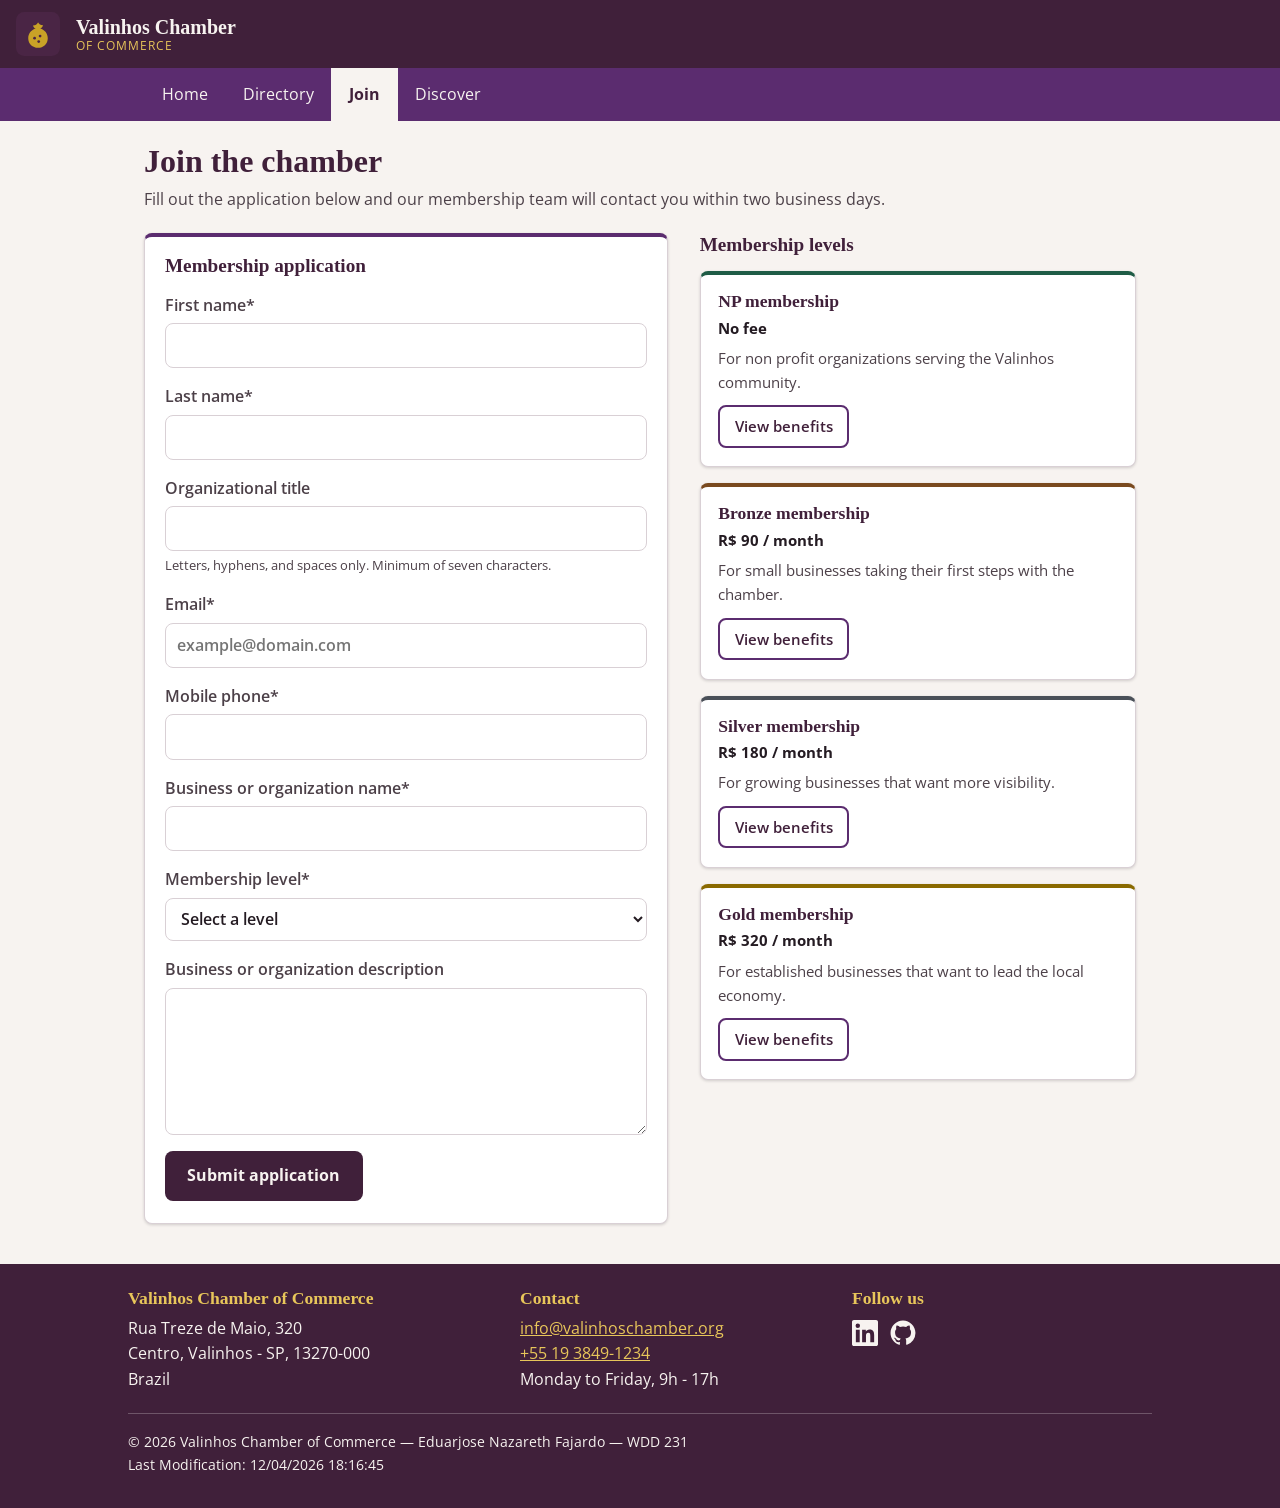
<file: chamber/join.html>
<!DOCTYPE html>
<html lang="en">
<head>
    <meta charset="UTF-8">
    <meta name="viewport" content="width=device-width, initial-scale=1.0">
    <title>Join | Valinhos Chamber of Commerce</title>
    <meta name="description" content="Membership application form for the Valinhos Chamber of Commerce in Sao Paulo, Brazil, with the benefits of the NP, Bronze, Silver, and Gold membership levels.">
    <meta name="author" content="Eduarjose Nazareth Fajardo">

    <link rel="icon" href="images/favicon.svg" type="image/svg+xml">
    <link rel="apple-touch-icon" href="images/apple-touch-icon.png">

    <!-- Facebook / Open Graph -->
    <meta property="og:title" content="Join the Valinhos Chamber of Commerce">
    <meta property="og:description" content="Membership application form for the Valinhos Chamber of Commerce in Sao Paulo, Brazil, with the benefits of the NP, Bronze, Silver, and Gold membership levels.">
    <meta property="og:image" content="https://eduarjn.github.io/wdd231/chamber/images/valinhos-chamber-og.png">
    <meta property="og:url" content="https://eduarjn.github.io/wdd231/chamber/join.html">
    <meta property="og:type" content="website">

    <!-- Google Fonts -->
    <link rel="preconnect" href="https://fonts.googleapis.com">
    <link rel="preconnect" href="https://fonts.gstatic.com" crossorigin>
    <link href="https://fonts.googleapis.com/css2?family=Open+Sans:wght@400;600;700&display=swap" rel="stylesheet">

    <!-- CSS -->
    <link rel="stylesheet" href="styles/normalize.css">
    <link rel="stylesheet" href="styles/small.css">
    <link rel="stylesheet" href="styles/larger.css">

    <!-- JavaScript -->
    <script src="scripts/navigation.js" defer></script>
    <script src="scripts/join.js" defer></script>
    <script src="scripts/dates.js" defer></script>
</head>
<body>
    <header>
        <div class="header-content">
            <img src="images/favicon.svg" alt="" width="44" height="44">
            <p class="site-name">Valinhos Chamber<span>of Commerce</span></p>
        </div>
        <button id="menu-button" aria-label="Toggle navigation menu" aria-expanded="false">&#9776;</button>
    </header>

    <nav aria-label="Main navigation">
        <ul id="menu">
            <li><a href="index.html">Home</a></li>
            <li><a href="directory.html">Directory</a></li>
            <li><a href="join.html" class="active" aria-current="page">Join</a></li>
            <li><a href="discover.html">Discover</a></li>
        </ul>
    </nav>

    <main>
        <h1>Join the chamber</h1>
        <p class="page-intro">Fill out the application below and our membership team will contact you within two business days.</p>

        <div class="join-grid">
            <section class="form-section" aria-labelledby="form-heading">
                <h2 id="form-heading">Membership application</h2>

                <form method="get" action="thankyou.html">
                    <label>First name*
                        <input type="text" name="first" title="Your first name" autocomplete="given-name" required>
                    </label>

                    <label>Last name*
                        <input type="text" name="last" title="Your last name" autocomplete="family-name" required>
                    </label>

                    <label>Organizational title
                        <input type="text" name="title" title="Your title inside your organization, at least seven letters" autocomplete="organization-title" pattern="[A-Za-z\- ]{7,}">
                        <span class="hint">Letters, hyphens, and spaces only. Minimum of seven characters.</span>
                    </label>

                    <label>Email*
                        <input type="email" name="email" title="Your email address" autocomplete="email" placeholder="example@domain.com" required>
                    </label>

                    <label>Mobile phone*
                        <input type="tel" name="phone" title="Your mobile phone number" autocomplete="tel" required>
                    </label>

                    <label>Business or organization name*
                        <input type="text" name="organization" title="The name of your business or organization" autocomplete="organization" required>
                    </label>

                    <label>Membership level*
                        <select name="membership" title="Select the membership level you are applying for" required>
                            <option value="">Select a level</option>
                            <option value="np">NP membership (non profit, no fee)</option>
                            <option value="bronze">Bronze membership</option>
                            <option value="silver">Silver membership</option>
                            <option value="gold">Gold membership</option>
                        </select>
                    </label>

                    <label>Business or organization description
                        <textarea name="description" title="Tell us briefly what your organization does" rows="5"></textarea>
                    </label>

                    <input type="hidden" name="timestamp" id="timestamp">

                    <input type="submit" value="Submit application" class="submit-button">
                </form>
            </section>

            <section class="levels" aria-labelledby="levels-heading">
                <h2 id="levels-heading">Membership levels</h2>

                <div class="level-cards">
                    <article class="level-card np">
                        <h3>NP membership</h3>
                        <p class="price">No fee</p>
                        <p>For non profit organizations serving the Valinhos community.</p>
                        <button type="button" class="level-link" data-modal="np-modal">View benefits</button>
                    </article>

                    <article class="level-card bronze">
                        <h3>Bronze membership</h3>
                        <p class="price">R$ 90 / month</p>
                        <p>For small businesses taking their first steps with the chamber.</p>
                        <button type="button" class="level-link" data-modal="bronze-modal">View benefits</button>
                    </article>

                    <article class="level-card silver">
                        <h3>Silver membership</h3>
                        <p class="price">R$ 180 / month</p>
                        <p>For growing businesses that want more visibility.</p>
                        <button type="button" class="level-link" data-modal="silver-modal">View benefits</button>
                    </article>

                    <article class="level-card gold">
                        <h3>Gold membership</h3>
                        <p class="price">R$ 320 / month</p>
                        <p>For established businesses that want to lead the local economy.</p>
                        <button type="button" class="level-link" data-modal="gold-modal">View benefits</button>
                    </article>
                </div>
            </section>
        </div>

        <dialog id="np-modal" class="level-modal">
            <h2>NP membership benefits</h2>
            <ul>
                <li>No membership fee for registered non profit organizations</li>
                <li>Listing in the chamber directory</li>
                <li>Access to all free chamber networking events</li>
                <li>Monthly community newsletter</li>
            </ul>
            <button type="button" class="close-modal">Close</button>
        </dialog>

        <dialog id="bronze-modal" class="level-modal">
            <h2>Bronze membership benefits</h2>
            <ul>
                <li>Everything in the NP level</li>
                <li>10% discount on chamber training workshops</li>
                <li>Two event tickets per year</li>
                <li>Business listing with logo in the directory</li>
            </ul>
            <button type="button" class="close-modal">Close</button>
        </dialog>

        <dialog id="silver-modal" class="level-modal">
            <h2>Silver membership benefits</h2>
            <ul>
                <li>Everything in the Bronze level</li>
                <li>25% discount on chamber training workshops</li>
                <li>Spotlight position on the chamber home page</li>
                <li>One free stand at the annual fig harvest festival</li>
                <li>Invitation to the quarterly business leaders lunch</li>
            </ul>
            <button type="button" class="close-modal">Close</button>
        </dialog>

        <dialog id="gold-modal" class="level-modal">
            <h2>Gold membership benefits</h2>
            <ul>
                <li>Everything in the Silver level</li>
                <li>50% discount on chamber training workshops</li>
                <li>Permanent spotlight position on the chamber home page</li>
                <li>Logo on all chamber event materials</li>
                <li>One sponsored article per year in the community newsletter</li>
                <li>A seat on the chamber advisory board</li>
            </ul>
            <button type="button" class="close-modal">Close</button>
        </dialog>
    </main>

    <footer>
        <div class="footer-grid">
            <div>
                <h2>Valinhos Chamber of Commerce</h2>
                <address>
                    Rua Treze de Maio, 320<br>
                    Centro, Valinhos - SP, 13270-000<br>
                    Brazil
                </address>
            </div>

            <div>
                <h2>Contact</h2>
                <p><a href="mailto:info@valinhoschamber.org">info@valinhoschamber.org</a></p>
                <p><a href="tel:+551938491234">+55 19 3849-1234</a></p>
                <p>Monday to Friday, 9h - 17h</p>
            </div>

            <div>
                <h2>Follow us</h2>
                <ul class="socials">
                    <li>
                        <a href="https://www.linkedin.com/in/eduarjose-fajardo" target="_blank" rel="noopener" aria-label="LinkedIn">
                            <svg viewBox="0 0 24 24" width="26" height="26" fill="currentColor" aria-hidden="true" focusable="false">
                                <path d="M20.45 20.45h-3.56v-5.57c0-1.33-.03-3.04-1.85-3.04-1.85 0-2.14 1.45-2.14 2.94v5.67H9.34V9h3.42v1.56h.05c.48-.9 1.64-1.85 3.37-1.85 3.6 0 4.27 2.37 4.27 5.46v6.28zM5.34 7.43a2.06 2.06 0 1 1 0-4.13 2.06 2.06 0 0 1 0 4.13zM7.12 20.45H3.55V9h3.57v11.45zM22.22 0H1.77C.79 0 0 .77 0 1.72v20.56C0 23.23.79 24 1.77 24h20.45c.98 0 1.78-.77 1.78-1.72V1.72C24 .77 23.2 0 22.22 0z"/>
                            </svg>
                        </a>
                    </li>
                    <li>
                        <a href="https://github.com/Eduarjn" target="_blank" rel="noopener" aria-label="GitHub">
                            <svg viewBox="0 0 24 24" width="26" height="26" fill="currentColor" aria-hidden="true" focusable="false">
                                <path d="M12 .5C5.73.5.5 5.73.5 12c0 5.08 3.29 9.39 7.86 10.91.58.11.79-.25.79-.56 0-.28-.01-1.02-.02-2-3.2.69-3.88-1.54-3.88-1.54-.52-1.34-1.28-1.69-1.28-1.69-1.05-.72.08-.7.08-.7 1.16.08 1.77 1.19 1.77 1.19 1.03 1.77 2.7 1.26 3.36.96.1-.75.4-1.26.73-1.55-2.55-.29-5.24-1.28-5.24-5.68 0-1.25.45-2.28 1.19-3.08-.12-.29-.52-1.46.11-3.05 0 0 .97-.31 3.18 1.18a11 11 0 0 1 5.79 0c2.2-1.49 3.17-1.18 3.17-1.18.63 1.59.23 2.76.12 3.05.74.8 1.18 1.83 1.18 3.08 0 4.41-2.69 5.38-5.25 5.67.41.35.78 1.05.78 2.12 0 1.53-.02 2.77-.02 3.15 0 .31.21.68.8.56A11.51 11.51 0 0 0 23.5 12C23.5 5.73 18.27.5 12 .5z"/>
                            </svg>
                        </a>
                    </li>
                </ul>
            </div>
        </div>

        <div class="footer-legal">
            <p>&copy; <span id="currentyear"></span> Valinhos Chamber of Commerce &mdash; Eduarjose Nazareth Fajardo &mdash; WDD 231</p>
            <p id="lastModified"></p>
        </div>
    </footer>
</body>
</html>
</file>
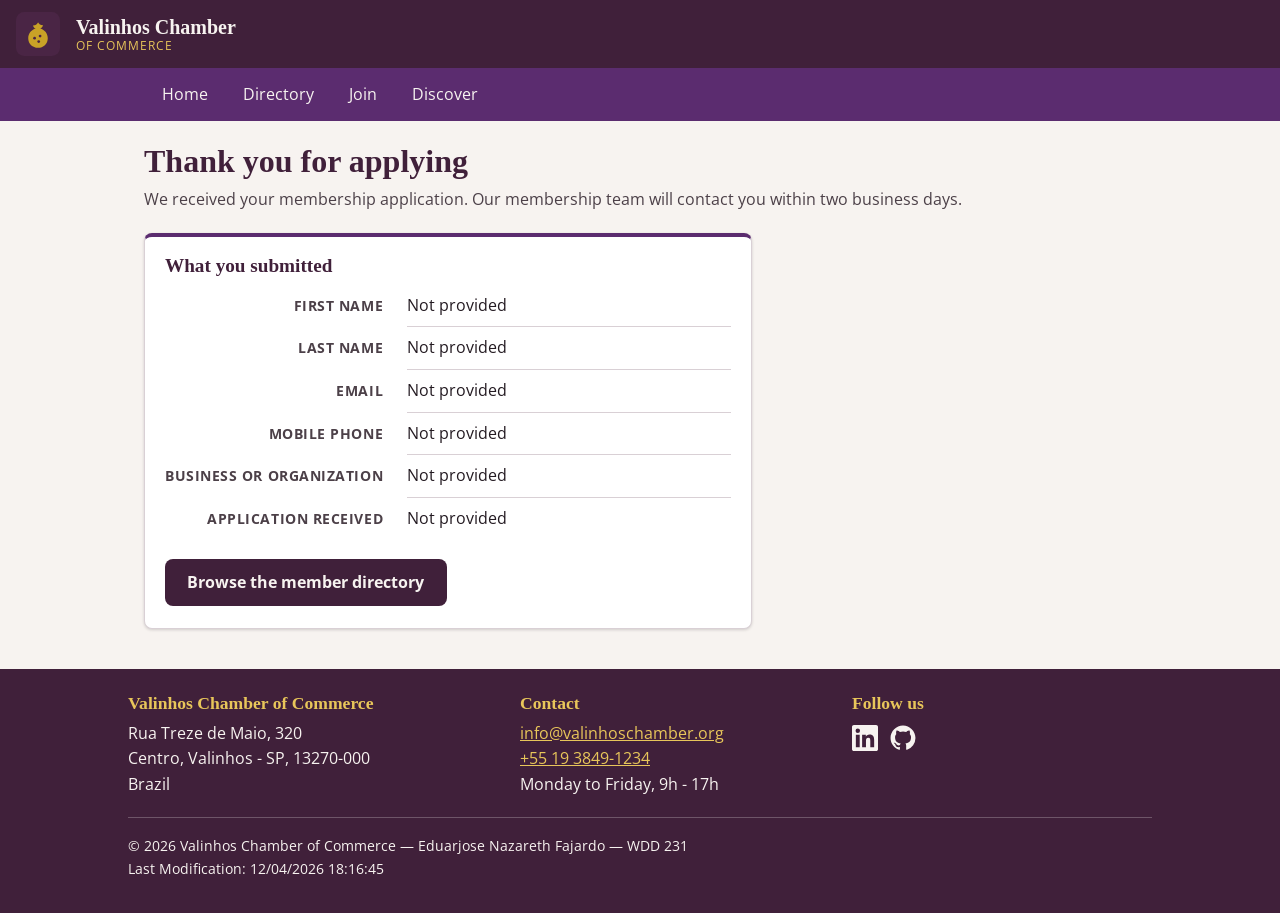
<file: chamber/thankyou.html>
<!DOCTYPE html>
<html lang="en">
<head>
    <meta charset="UTF-8">
    <meta name="viewport" content="width=device-width, initial-scale=1.0">
    <title>Thank you | Valinhos Chamber of Commerce</title>
    <meta name="description" content="Confirmation page of the Valinhos Chamber of Commerce membership application, with a summary of the information submitted by the applicant.">
    <meta name="author" content="Eduarjose Nazareth Fajardo">

    <link rel="icon" href="images/favicon.svg" type="image/svg+xml">
    <link rel="apple-touch-icon" href="images/apple-touch-icon.png">

    <!-- Facebook / Open Graph -->
    <meta property="og:title" content="Thank you | Valinhos Chamber of Commerce">
    <meta property="og:description" content="Confirmation page of the Valinhos Chamber of Commerce membership application.">
    <meta property="og:image" content="https://eduarjn.github.io/wdd231/chamber/images/valinhos-chamber-og.png">
    <meta property="og:url" content="https://eduarjn.github.io/wdd231/chamber/thankyou.html">
    <meta property="og:type" content="website">

    <!-- Google Fonts -->
    <link rel="preconnect" href="https://fonts.googleapis.com">
    <link rel="preconnect" href="https://fonts.gstatic.com" crossorigin>
    <link href="https://fonts.googleapis.com/css2?family=Open+Sans:wght@400;600;700&display=swap" rel="stylesheet">

    <!-- CSS -->
    <link rel="stylesheet" href="styles/normalize.css">
    <link rel="stylesheet" href="styles/small.css">
    <link rel="stylesheet" href="styles/larger.css">

    <!-- JavaScript -->
    <script src="scripts/navigation.js" defer></script>
    <script src="scripts/thankyou.js" defer></script>
    <script src="scripts/dates.js" defer></script>
</head>
<body>
    <header>
        <div class="header-content">
            <img src="images/favicon.svg" alt="" width="44" height="44">
            <p class="site-name">Valinhos Chamber<span>of Commerce</span></p>
        </div>
        <button id="menu-button" aria-label="Toggle navigation menu" aria-expanded="false">&#9776;</button>
    </header>

    <nav aria-label="Main navigation">
        <ul id="menu">
            <li><a href="index.html">Home</a></li>
            <li><a href="directory.html">Directory</a></li>
            <li><a href="join.html">Join</a></li>
            <li><a href="discover.html">Discover</a></li>
        </ul>
    </nav>

    <main>
        <h1>Thank you for applying</h1>
        <p class="page-intro">We received your membership application. Our membership team will contact you within two business days.</p>

        <section class="summary" aria-labelledby="summary-heading">
            <h2 id="summary-heading">What you submitted</h2>
            <dl class="summary-list">
                <dt>First name</dt>
                <dd id="sum-first"></dd>

                <dt>Last name</dt>
                <dd id="sum-last"></dd>

                <dt>Email</dt>
                <dd id="sum-email"></dd>

                <dt>Mobile phone</dt>
                <dd id="sum-phone"></dd>

                <dt>Business or organization</dt>
                <dd id="sum-organization"></dd>

                <dt>Application received</dt>
                <dd id="sum-timestamp"></dd>
            </dl>
            <a href="directory.html" class="cta-button dark">Browse the member directory</a>
        </section>
    </main>

    <footer>
        <div class="footer-grid">
            <div>
                <h2>Valinhos Chamber of Commerce</h2>
                <address>
                    Rua Treze de Maio, 320<br>
                    Centro, Valinhos - SP, 13270-000<br>
                    Brazil
                </address>
            </div>

            <div>
                <h2>Contact</h2>
                <p><a href="mailto:info@valinhoschamber.org">info@valinhoschamber.org</a></p>
                <p><a href="tel:+551938491234">+55 19 3849-1234</a></p>
                <p>Monday to Friday, 9h - 17h</p>
            </div>

            <div>
                <h2>Follow us</h2>
                <ul class="socials">
                    <li>
                        <a href="https://www.linkedin.com/in/eduarjose-fajardo" target="_blank" rel="noopener" aria-label="LinkedIn">
                            <svg viewBox="0 0 24 24" width="26" height="26" fill="currentColor" aria-hidden="true" focusable="false">
                                <path d="M20.45 20.45h-3.56v-5.57c0-1.33-.03-3.04-1.85-3.04-1.85 0-2.14 1.45-2.14 2.94v5.67H9.34V9h3.42v1.56h.05c.48-.9 1.64-1.85 3.37-1.85 3.6 0 4.27 2.37 4.27 5.46v6.28zM5.34 7.43a2.06 2.06 0 1 1 0-4.13 2.06 2.06 0 0 1 0 4.13zM7.12 20.45H3.55V9h3.57v11.45zM22.22 0H1.77C.79 0 0 .77 0 1.72v20.56C0 23.23.79 24 1.77 24h20.45c.98 0 1.78-.77 1.78-1.72V1.72C24 .77 23.2 0 22.22 0z"/>
                            </svg>
                        </a>
                    </li>
                    <li>
                        <a href="https://github.com/Eduarjn" target="_blank" rel="noopener" aria-label="GitHub">
                            <svg viewBox="0 0 24 24" width="26" height="26" fill="currentColor" aria-hidden="true" focusable="false">
                                <path d="M12 .5C5.73.5.5 5.73.5 12c0 5.08 3.29 9.39 7.86 10.91.58.11.79-.25.79-.56 0-.28-.01-1.02-.02-2-3.2.69-3.88-1.54-3.88-1.54-.52-1.34-1.28-1.69-1.28-1.69-1.05-.72.08-.7.08-.7 1.16.08 1.77 1.19 1.77 1.19 1.03 1.77 2.7 1.26 3.36.96.1-.75.4-1.26.73-1.55-2.55-.29-5.24-1.28-5.24-5.68 0-1.25.45-2.28 1.19-3.08-.12-.29-.52-1.46.11-3.05 0 0 .97-.31 3.18 1.18a11 11 0 0 1 5.79 0c2.2-1.49 3.17-1.18 3.17-1.18.63 1.59.23 2.76.12 3.05.74.8 1.18 1.83 1.18 3.08 0 4.41-2.69 5.38-5.25 5.67.41.35.78 1.05.78 2.12 0 1.53-.02 2.77-.02 3.15 0 .31.21.68.8.56A11.51 11.51 0 0 0 23.5 12C23.5 5.73 18.27.5 12 .5z"/>
                            </svg>
                        </a>
                    </li>
                </ul>
            </div>
        </div>

        <div class="footer-legal">
            <p>&copy; <span id="currentyear"></span> Valinhos Chamber of Commerce &mdash; Eduarjose Nazareth Fajardo &mdash; WDD 231</p>
            <p id="lastModified"></p>
        </div>
    </footer>
</body>
</html>
</file>
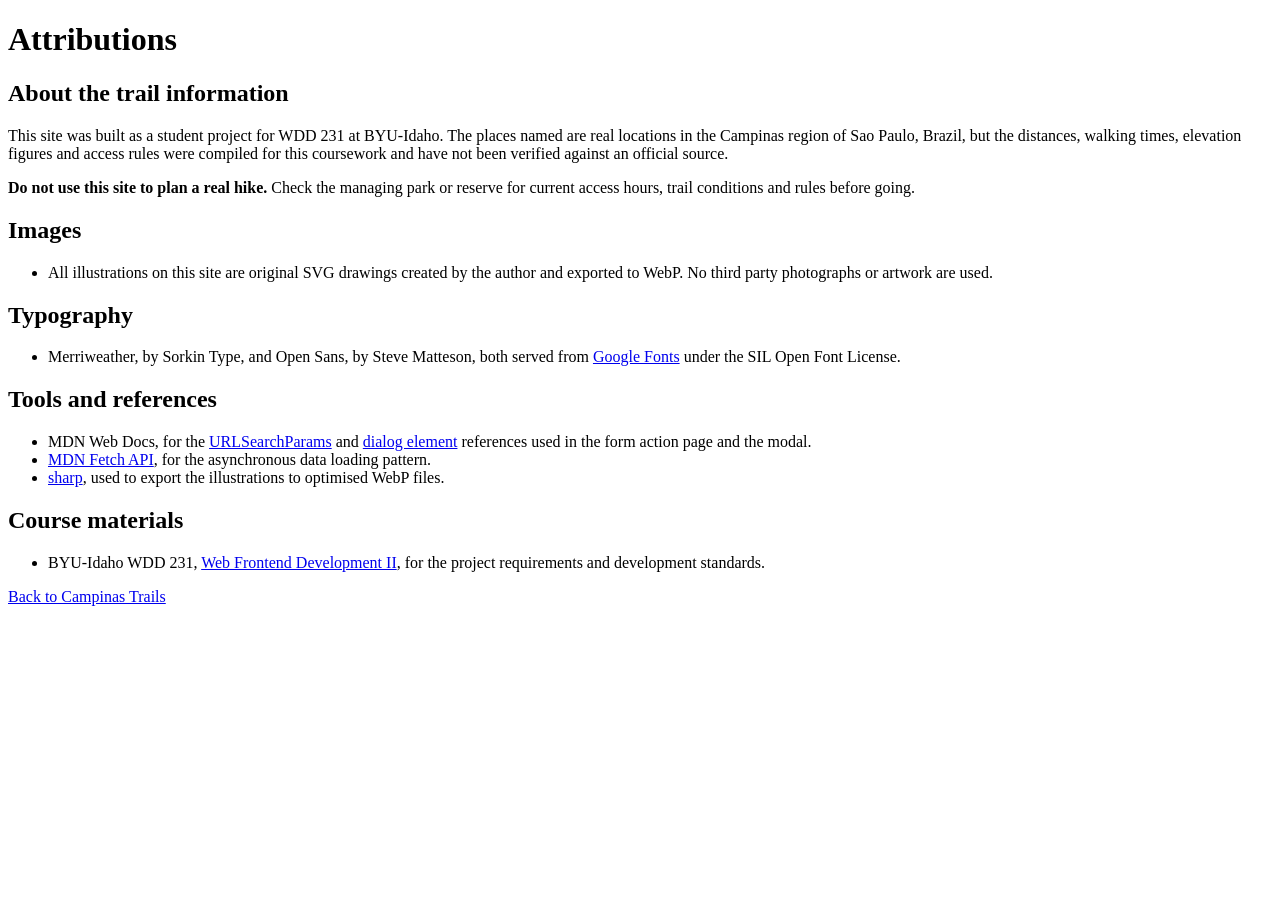
<file: project/attributions.html>
<!DOCTYPE html>
<html lang="en">
<head>
  <meta charset="UTF-8">
  <meta name="viewport" content="width=device-width, initial-scale=1.0">
  <title>Attributions &ndash; Campinas Trails</title>
  <meta name="description" content="Sources, tools and image credits for the Campinas Trails project, including a note on how the trail information was compiled.">
  <meta name="author" content="Eduarjose Nazareth Fajardo">
  <link rel="icon" href="images/favicon.svg" type="image/svg+xml">
</head>
<body>
  <h1>Attributions</h1>

  <h2>About the trail information</h2>
  <p>
    This site was built as a student project for WDD 231 at BYU-Idaho. The
    places named are real locations in the Campinas region of Sao Paulo,
    Brazil, but the distances, walking times, elevation figures and access
    rules were compiled for this coursework and have not been verified against
    an official source.
  </p>
  <p>
    <strong>Do not use this site to plan a real hike.</strong> Check the
    managing park or reserve for current access hours, trail conditions and
    rules before going.
  </p>

  <h2>Images</h2>
  <ul>
    <li>
      All illustrations on this site are original SVG drawings created by the
      author and exported to WebP. No third party photographs or artwork are
      used.
    </li>
  </ul>

  <h2>Typography</h2>
  <ul>
    <li>
      Merriweather, by Sorkin Type, and Open Sans, by Steve Matteson, both
      served from <a href="https://fonts.google.com/">Google Fonts</a> under
      the SIL Open Font License.
    </li>
  </ul>

  <h2>Tools and references</h2>
  <ul>
    <li>
      MDN Web Docs, for the
      <a href="https://developer.mozilla.org/en-US/docs/Web/API/URLSearchParams">URLSearchParams</a>
      and
      <a href="https://developer.mozilla.org/en-US/docs/Web/HTML/Element/dialog">dialog element</a>
      references used in the form action page and the modal.
    </li>
    <li>
      <a href="https://developer.mozilla.org/en-US/docs/Web/API/Fetch_API">MDN Fetch API</a>,
      for the asynchronous data loading pattern.
    </li>
    <li>
      <a href="https://sharp.pixelplumbing.com/">sharp</a>, used to export the
      illustrations to optimised WebP files.
    </li>
  </ul>

  <h2>Course materials</h2>
  <ul>
    <li>
      BYU-Idaho WDD 231,
      <a href="https://byui-cse.github.io/wdd231-ww-course/">Web Frontend Development II</a>,
      for the project requirements and development standards.
    </li>
  </ul>

  <p><a href="index.html">Back to Campinas Trails</a></p>
</body>
</html>
</file>
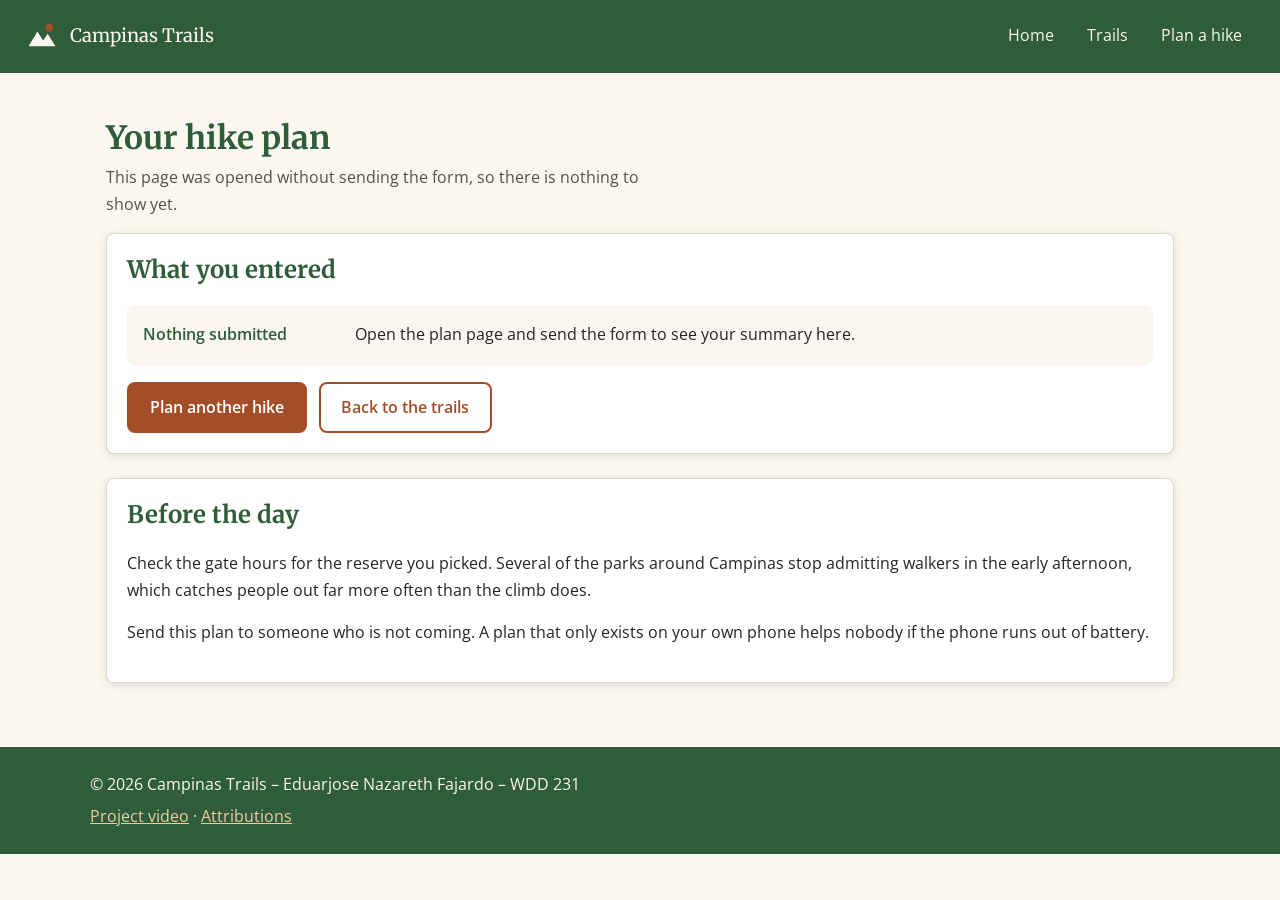
<file: project/confirm.html>
<!DOCTYPE html>
<html lang="en">
<head>
  <meta charset="UTF-8">
  <meta name="viewport" content="width=device-width, initial-scale=1.0">
  <title>Your hike plan &ndash; Campinas Trails</title>
  <meta name="description" content="The hike plan you just built, showing the trail, the date, the group size and the gear you still need to pack before you go.">
  <meta name="author" content="Eduarjose Nazareth Fajardo">

  <link rel="icon" href="images/favicon.svg" type="image/svg+xml">

  <meta property="og:title" content="Your hike plan &ndash; Campinas Trails">
  <meta property="og:description" content="The hike plan you just built, showing the trail, the date, the group size and the gear you still need.">
  <meta property="og:image" content="https://eduarjn.github.io/wdd231/project/images/hero-trails.webp">
  <meta property="og:url" content="https://eduarjn.github.io/wdd231/project/confirm.html">
  <meta property="og:type" content="website">

  <link rel="preconnect" href="https://fonts.googleapis.com">
  <link rel="preconnect" href="https://fonts.gstatic.com" crossorigin>
  <link href="https://fonts.googleapis.com/css2?family=Merriweather:wght@700&amp;family=Open+Sans:wght@400;600&amp;display=swap" rel="stylesheet">

  <link rel="stylesheet" href="styles/base.css">
  <link rel="stylesheet" href="styles/larger.css">
  <script type="module" src="scripts/confirm.js"></script>
</head>
<body>
  <header class="site-header">
    <a class="brand" href="index.html">
      <img src="images/favicon.svg" alt="" width="36" height="36">
      <span>Campinas Trails</span>
    </a>
    <button id="menu-button" type="button" aria-label="Toggle navigation menu" aria-expanded="false">&#9776;</button>
    <nav aria-label="Main navigation">
      <ul id="menu">
        <li><a href="index.html">Home</a></li>
        <li><a href="trails.html">Trails</a></li>
        <li><a href="plan.html">Plan a hike</a></li>
      </ul>
    </nav>
  </header>

  <main>
    <h1>Your hike plan</h1>
    <p class="lead" id="plan-intro"></p>

    <section class="panel">
      <h2>What you entered</h2>
      <dl class="summary-list" id="plan-summary"></dl>

      <div class="actions">
        <a class="button" href="plan.html">Plan another hike</a>
        <a class="button button-ghost" href="trails.html">Back to the trails</a>
      </div>
    </section>

    <section class="panel">
      <h2>Before the day</h2>
      <p>
        Check the gate hours for the reserve you picked. Several of the parks
        around Campinas stop admitting walkers in the early afternoon, which
        catches people out far more often than the climb does.
      </p>
      <p>
        Send this plan to someone who is not coming. A plan that only exists
        on your own phone helps nobody if the phone runs out of battery.
      </p>
    </section>
  </main>

  <footer class="site-footer">
    <div class="footer-inner">
      <p>&copy; <span id="year"></span> Campinas Trails &ndash; Eduarjose Nazareth Fajardo &ndash; WDD 231</p>
      <p>
        <a href="https://www.loom.com/share/603846961f344b409d71d54d9d6fdb99" target="_blank" rel="noopener">Project video</a>
        &middot;
        <a href="attributions.html">Attributions</a>
      </p>
    </div>
  </footer>
</body>
</html>
</file>
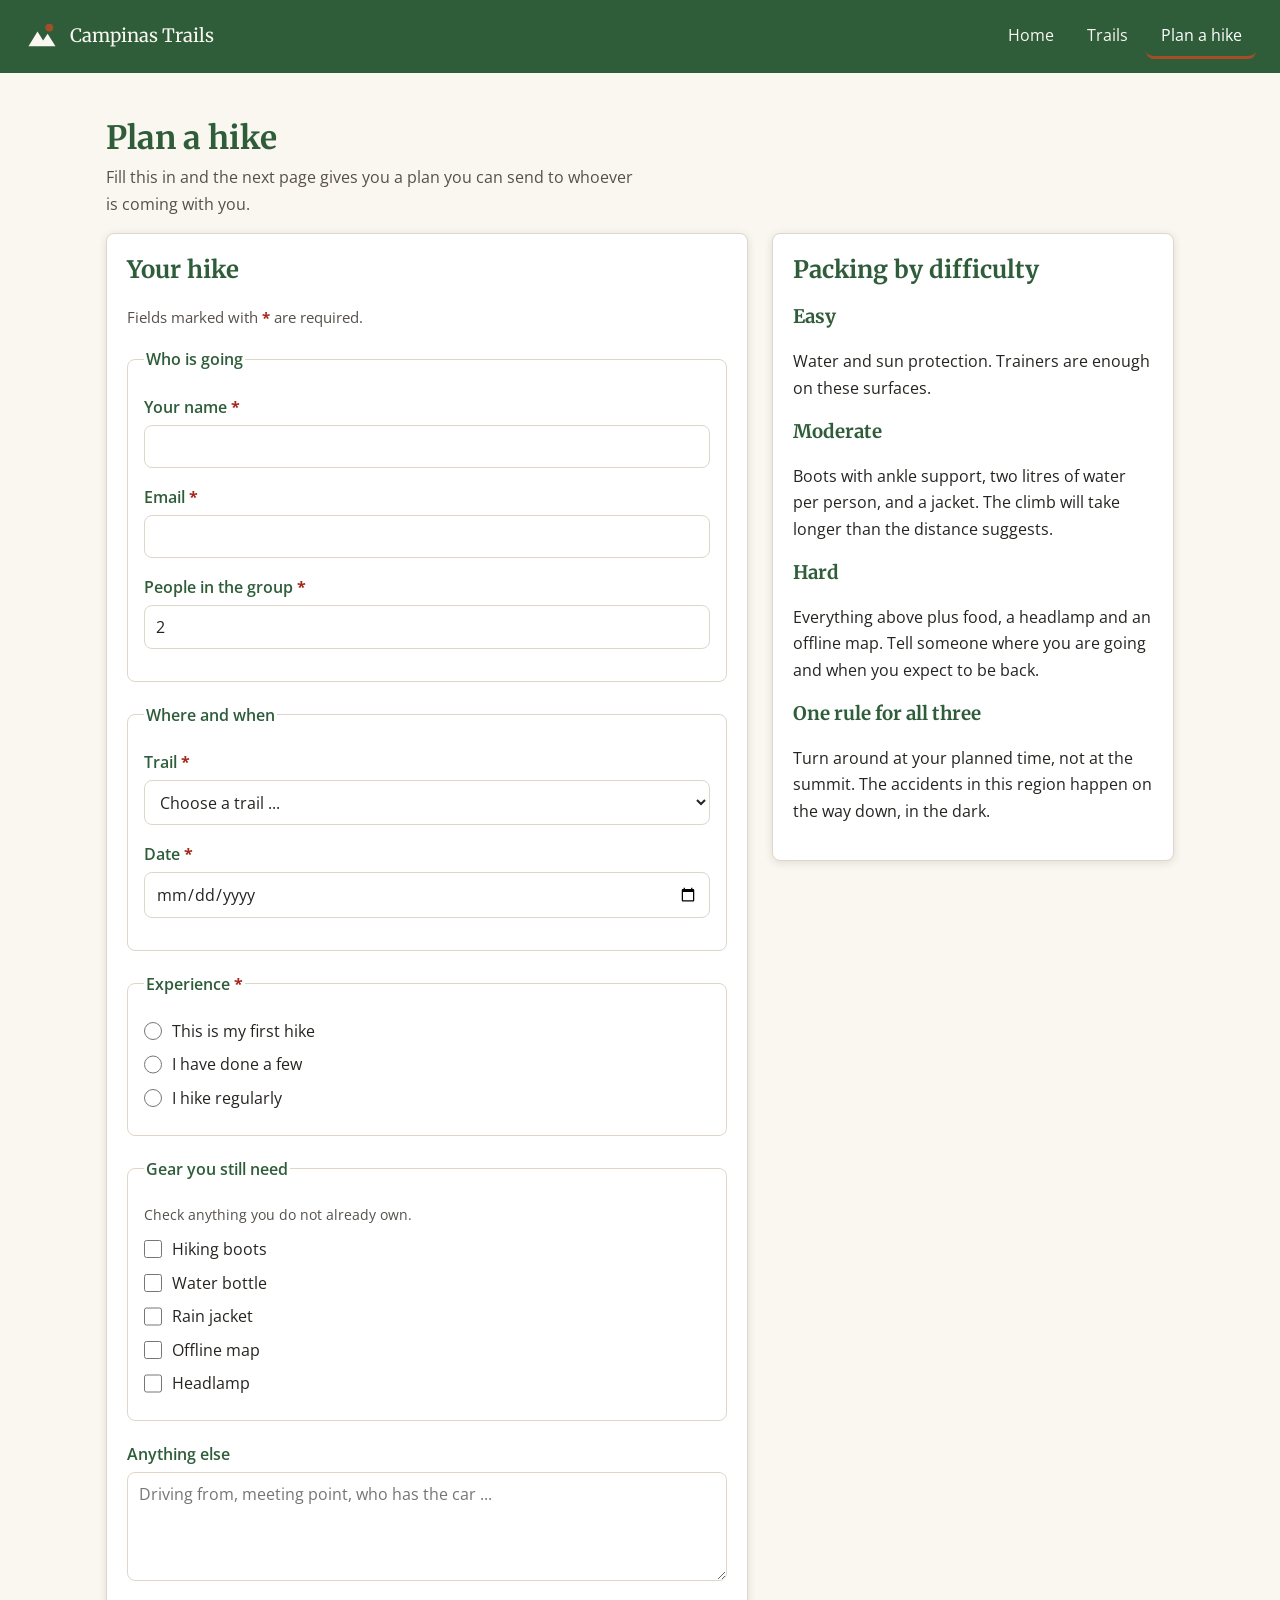
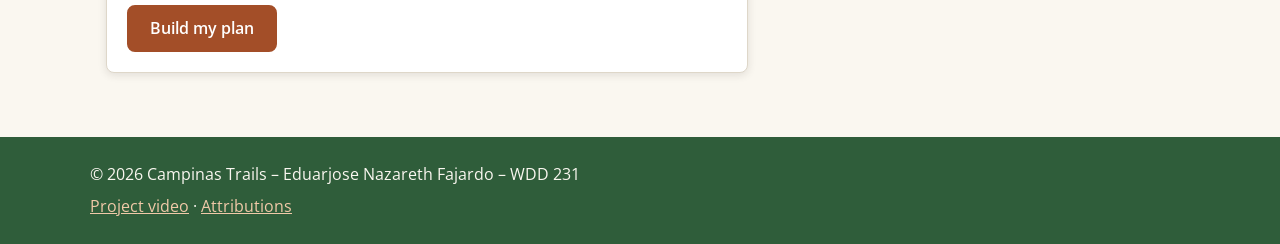
<file: project/plan.html>
<!DOCTYPE html>
<html lang="en">
<head>
  <meta charset="UTF-8">
  <meta name="viewport" content="width=device-width, initial-scale=1.0">
  <title>Plan a hike &ndash; Campinas Trails</title>
  <meta name="description" content="Build a hike plan for a trail near Campinas: pick the trail and date, set the group size, and check the gear you still need to pack.">
  <meta name="author" content="Eduarjose Nazareth Fajardo">

  <link rel="icon" href="images/favicon.svg" type="image/svg+xml">

  <meta property="og:title" content="Plan a hike &ndash; Campinas Trails">
  <meta property="og:description" content="Build a hike plan for a trail near Campinas: pick the trail and date, set the group size, and check your gear.">
  <meta property="og:image" content="https://eduarjn.github.io/wdd231/project/images/hero-trails.webp">
  <meta property="og:url" content="https://eduarjn.github.io/wdd231/project/plan.html">
  <meta property="og:type" content="website">

  <link rel="preconnect" href="https://fonts.googleapis.com">
  <link rel="preconnect" href="https://fonts.gstatic.com" crossorigin>
  <link href="https://fonts.googleapis.com/css2?family=Merriweather:wght@700&amp;family=Open+Sans:wght@400;600&amp;display=swap" rel="stylesheet">

  <link rel="stylesheet" href="styles/base.css">
  <link rel="stylesheet" href="styles/larger.css">
  <script type="module" src="scripts/plan.js"></script>
</head>
<body>
  <header class="site-header">
    <a class="brand" href="index.html">
      <img src="images/favicon.svg" alt="" width="36" height="36">
      <span>Campinas Trails</span>
    </a>
    <button id="menu-button" type="button" aria-label="Toggle navigation menu" aria-expanded="false">&#9776;</button>
    <nav aria-label="Main navigation">
      <ul id="menu">
        <li><a href="index.html">Home</a></li>
        <li><a href="trails.html">Trails</a></li>
        <li><a class="active" aria-current="page" href="plan.html">Plan a hike</a></li>
      </ul>
    </nav>
  </header>

  <main>
    <h1>Plan a hike</h1>
    <p class="lead">
      Fill this in and the next page gives you a plan you can send to whoever
      is coming with you.
    </p>

    <div class="plan-layout">
      <section class="panel">
        <h2>Your hike</h2>

        <form id="plan-form" class="plan-form" action="confirm.html" method="get">
          <p class="required-note">
            Fields marked with <span class="req">*</span> are required.
          </p>

          <fieldset>
            <legend>Who is going</legend>

            <div class="field">
              <label for="hiker-name">Your name <span class="req">*</span></label>
              <input type="text" id="hiker-name" name="hikerName" maxlength="60"
                     autocomplete="name" required>
            </div>

            <div class="field">
              <label for="email">Email <span class="req">*</span></label>
              <input type="email" id="email" name="email" maxlength="120"
                     autocomplete="email" required>
            </div>

            <div class="field">
              <label for="group-size">People in the group <span class="req">*</span></label>
              <input type="number" id="group-size" name="groupSize" min="1" max="30"
                     step="1" value="2" required>
            </div>
          </fieldset>

          <fieldset>
            <legend>Where and when</legend>

            <div class="field">
              <label for="trail">Trail <span class="req">*</span></label>
              <select id="trail" name="trail" required>
                <option value="" disabled selected>Choose a trail ...</option>
              </select>
            </div>

            <div class="field">
              <label for="hike-date">Date <span class="req">*</span></label>
              <input type="date" id="hike-date" name="hikeDate" required>
            </div>
          </fieldset>

          <fieldset>
            <legend>Experience <span class="req">*</span></legend>

            <div class="radio-row">
              <input type="radio" id="exp-first" name="experience" value="First hike" required>
              <label for="exp-first">This is my first hike</label>
            </div>
            <div class="radio-row">
              <input type="radio" id="exp-some" name="experience" value="A few hikes" required>
              <label for="exp-some">I have done a few</label>
            </div>
            <div class="radio-row">
              <input type="radio" id="exp-regular" name="experience" value="Regular hiker" required>
              <label for="exp-regular">I hike regularly</label>
            </div>
          </fieldset>

          <fieldset>
            <legend>Gear you still need</legend>
            <p class="hint">Check anything you do not already own.</p>

            <div class="check-row">
              <input type="checkbox" id="gear-boots" name="gear" value="Hiking boots">
              <label for="gear-boots">Hiking boots</label>
            </div>
            <div class="check-row">
              <input type="checkbox" id="gear-water" name="gear" value="Water bottle">
              <label for="gear-water">Water bottle</label>
            </div>
            <div class="check-row">
              <input type="checkbox" id="gear-rain" name="gear" value="Rain jacket">
              <label for="gear-rain">Rain jacket</label>
            </div>
            <div class="check-row">
              <input type="checkbox" id="gear-map" name="gear" value="Offline map">
              <label for="gear-map">Offline map</label>
            </div>
            <div class="check-row">
              <input type="checkbox" id="gear-light" name="gear" value="Headlamp">
              <label for="gear-light">Headlamp</label>
            </div>
          </fieldset>

          <div class="field">
            <label for="notes">Anything else</label>
            <textarea id="notes" name="notes" rows="4" maxlength="400"
                      placeholder="Driving from, meeting point, who has the car ..."></textarea>
          </div>

          <div class="actions">
            <input type="submit" class="button" value="Build my plan">
          </div>
        </form>
      </section>

      <aside class="panel">
        <h2>Packing by difficulty</h2>

        <h3>Easy</h3>
        <p>Water and sun protection. Trainers are enough on these surfaces.</p>

        <h3>Moderate</h3>
        <p>
          Boots with ankle support, two litres of water per person, and a
          jacket. The climb will take longer than the distance suggests.
        </p>

        <h3>Hard</h3>
        <p>
          Everything above plus food, a headlamp and an offline map. Tell
          someone where you are going and when you expect to be back.
        </p>

        <h3>One rule for all three</h3>
        <p>
          Turn around at your planned time, not at the summit. The accidents
          in this region happen on the way down, in the dark.
        </p>
      </aside>
    </div>
  </main>

  <footer class="site-footer">
    <div class="footer-inner">
      <p>&copy; <span id="year"></span> Campinas Trails &ndash; Eduarjose Nazareth Fajardo &ndash; WDD 231</p>
      <p>
        <a href="https://www.loom.com/share/603846961f344b409d71d54d9d6fdb99" target="_blank" rel="noopener">Project video</a>
        &middot;
        <a href="attributions.html">Attributions</a>
      </p>
    </div>
  </footer>
</body>
</html>
</file>
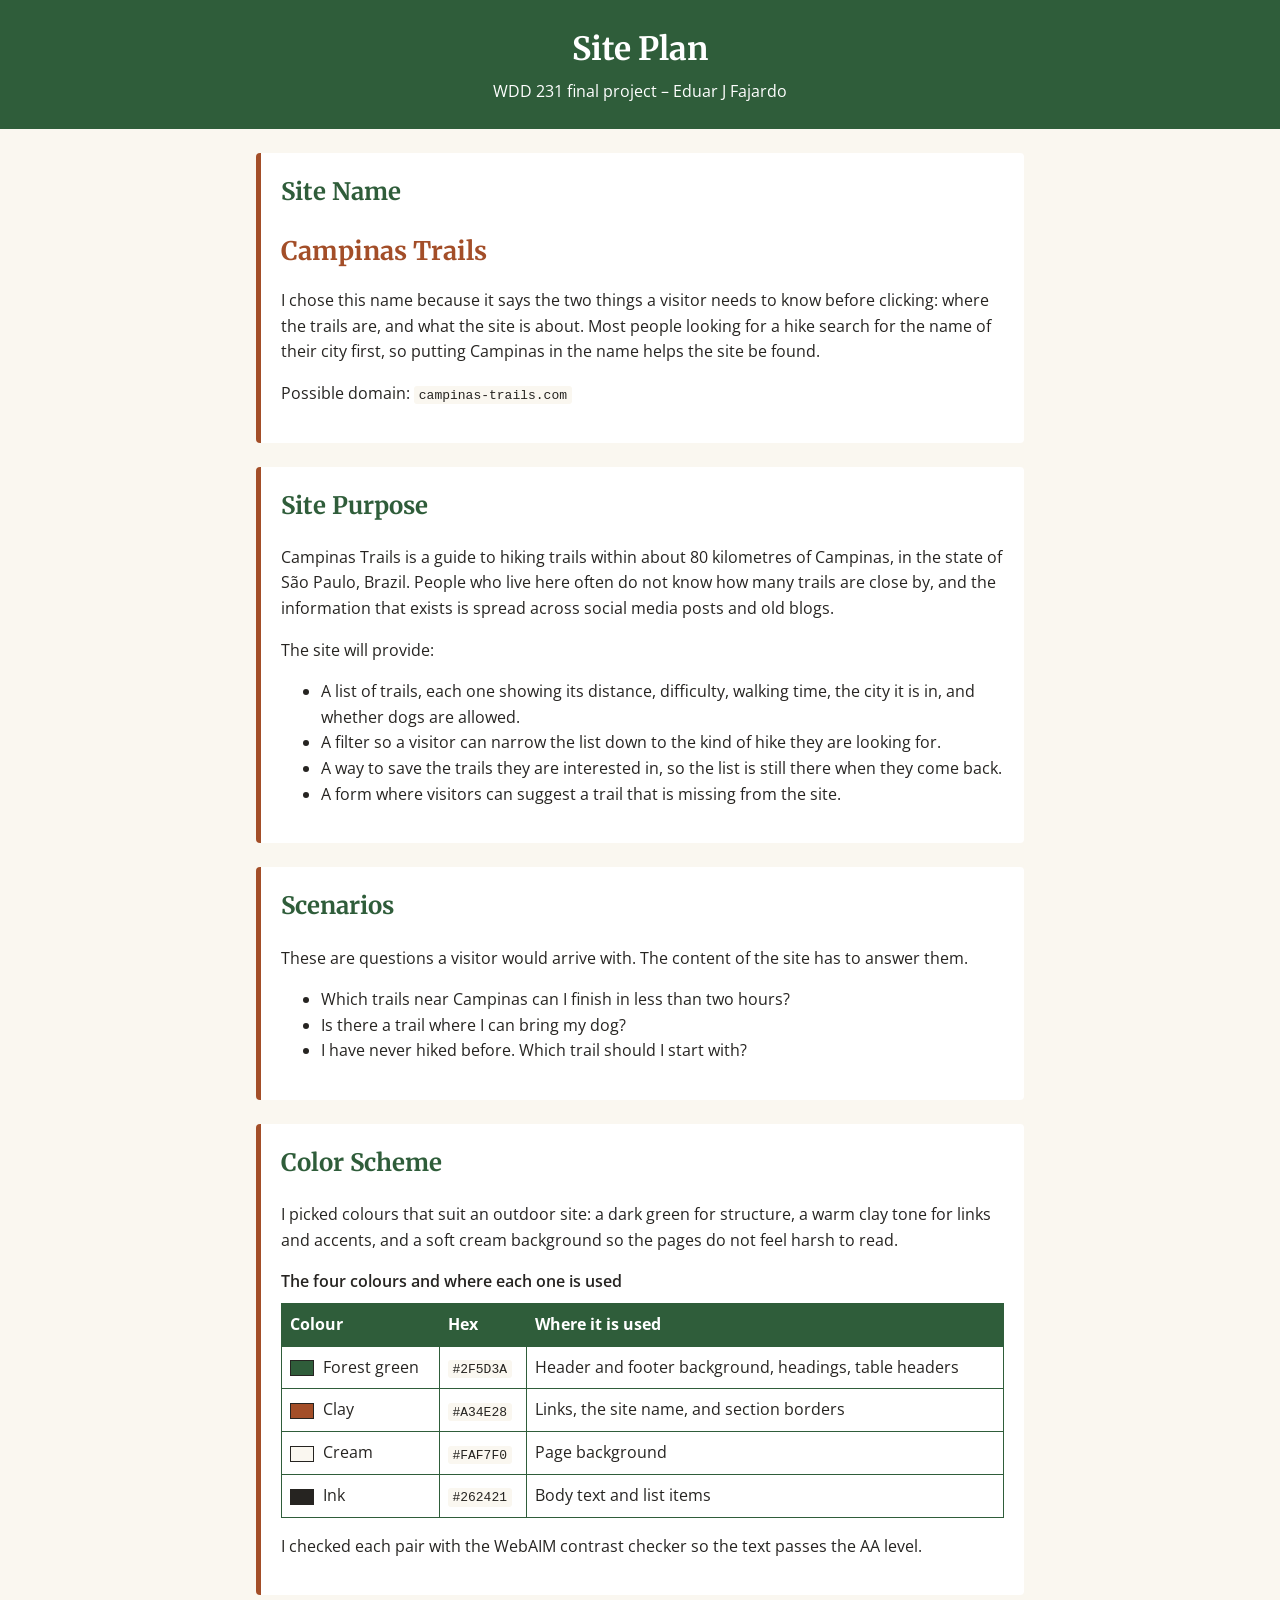
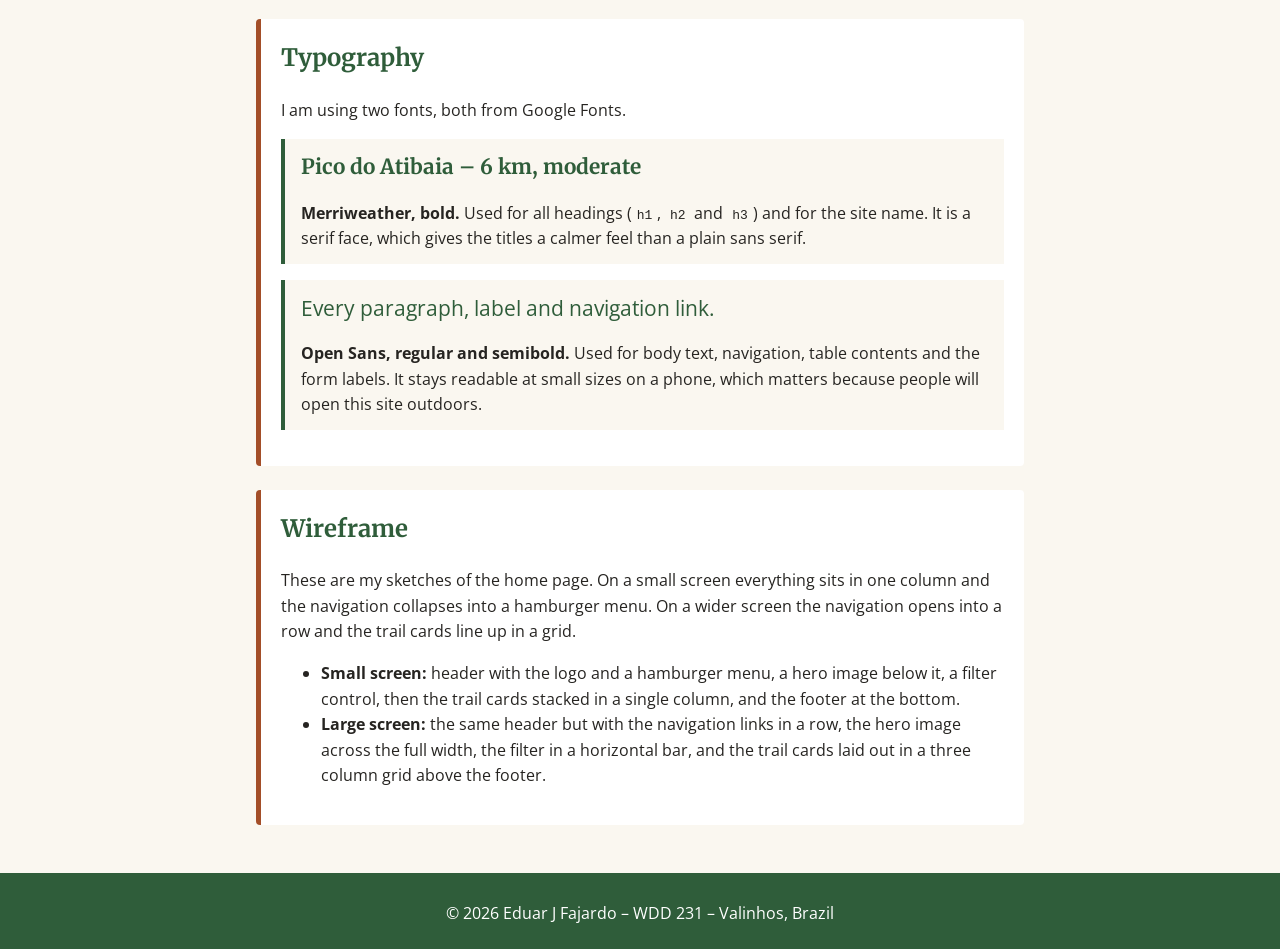
<file: project/siteplan.html>
<!DOCTYPE html>
<html lang="en">
<head>
  <meta charset="utf-8">
  <meta name="viewport" content="width=device-width, initial-scale=1">
  <title>Site Plan &ndash; Campinas Trails</title>
  <meta name="description" content="Website planning document for Campinas Trails, a guide to hiking trails near Campinas, Brazil. WDD 231 final project site plan.">
  <meta name="author" content="Eduar J Fajardo">

  <link rel="preconnect" href="https://fonts.googleapis.com">
  <link rel="preconnect" href="https://fonts.gstatic.com" crossorigin>
  <link href="https://fonts.googleapis.com/css2?family=Merriweather:wght@700&amp;family=Open+Sans:wght@400;600&amp;display=swap" rel="stylesheet">

  <link rel="stylesheet" href="styles/siteplan.css">
</head>
<body>
  <header>
    <h1>Site Plan</h1>
    <p>WDD 231 final project &ndash; Eduar J Fajardo</p>
  </header>

  <main>
    <section>
      <h2>Site Name</h2>
      <p class="site-name">Campinas Trails</p>
      <p>
        I chose this name because it says the two things a visitor needs to
        know before clicking: where the trails are, and what the site is about.
        Most people looking for a hike search for the name of their city first,
        so putting Campinas in the name helps the site be found.
      </p>
      <p>Possible domain: <code>campinas-trails.com</code></p>
    </section>

    <section>
      <h2>Site Purpose</h2>
      <p>
        Campinas Trails is a guide to hiking trails within about 80 kilometres
        of Campinas, in the state of S&atilde;o Paulo, Brazil. People who live
        here often do not know how many trails are close by, and the information
        that exists is spread across social media posts and old blogs.
      </p>
      <p>The site will provide:</p>
      <ul>
        <li>
          A list of trails, each one showing its distance, difficulty, walking
          time, the city it is in, and whether dogs are allowed.
        </li>
        <li>
          A filter so a visitor can narrow the list down to the kind of hike
          they are looking for.
        </li>
        <li>
          A way to save the trails they are interested in, so the list is still
          there when they come back.
        </li>
        <li>
          A form where visitors can suggest a trail that is missing from the
          site.
        </li>
      </ul>
    </section>

    <section>
      <h2>Scenarios</h2>
      <p>
        These are questions a visitor would arrive with. The content of the site
        has to answer them.
      </p>
      <ul>
        <li>Which trails near Campinas can I finish in less than two hours?</li>
        <li>Is there a trail where I can bring my dog?</li>
        <li>I have never hiked before. Which trail should I start with?</li>
      </ul>
    </section>

    <section>
      <h2>Color Scheme</h2>
      <p>
        I picked colours that suit an outdoor site: a dark green for structure,
        a warm clay tone for links and accents, and a soft cream background so
        the pages do not feel harsh to read.
      </p>

      <table>
        <caption>The four colours and where each one is used</caption>
        <thead>
          <tr>
            <th scope="col">Colour</th>
            <th scope="col">Hex</th>
            <th scope="col">Where it is used</th>
          </tr>
        </thead>
        <tbody>
          <tr>
            <td><span class="swatch swatch-forest"></span> Forest green</td>
            <td><code>#2F5D3A</code></td>
            <td>Header and footer background, headings, table headers</td>
          </tr>
          <tr>
            <td><span class="swatch swatch-clay"></span> Clay</td>
            <td><code>#A34E28</code></td>
            <td>Links, the site name, and section borders</td>
          </tr>
          <tr>
            <td><span class="swatch swatch-cream"></span> Cream</td>
            <td><code>#FAF7F0</code></td>
            <td>Page background</td>
          </tr>
          <tr>
            <td><span class="swatch swatch-ink"></span> Ink</td>
            <td><code>#262421</code></td>
            <td>Body text and list items</td>
          </tr>
        </tbody>
      </table>

      <p>
        I checked each pair with the WebAIM contrast checker so the text passes
        the AA level.
      </p>
    </section>

    <section>
      <h2>Typography</h2>
      <p>I am using two fonts, both from Google Fonts.</p>

      <div class="font-sample sample-heading">
        <p class="sample-text">Pico do Atibaia &ndash; 6 km, moderate</p>
        <p>
          <strong>Merriweather, bold.</strong> Used for all headings
          (<code>h1</code>, <code>h2</code> and <code>h3</code>) and for the
          site name. It is a serif face, which gives the titles a calmer feel
          than a plain sans serif.
        </p>
      </div>

      <div class="font-sample sample-body">
        <p class="sample-text">Every paragraph, label and navigation link.</p>
        <p>
          <strong>Open Sans, regular and semibold.</strong> Used for body text,
          navigation, table contents and the form labels. It stays readable at
          small sizes on a phone, which matters because people will open this
          site outdoors.
        </p>
      </div>
    </section>

    <section>
      <h2>Wireframe</h2>
      <p>
        These are my sketches of the home page. On a small screen everything
        sits in one column and the navigation collapses into a hamburger menu.
        On a wider screen the navigation opens into a row and the trail cards
        line up in a grid.
      </p>

      <ul>
        <li>
          <strong>Small screen:</strong> header with the logo and a hamburger
          menu, a hero image below it, a filter control, then the trail cards
          stacked in a single column, and the footer at the bottom.
        </li>
        <li>
          <strong>Large screen:</strong> the same header but with the
          navigation links in a row, the hero image across the full width, the
          filter in a horizontal bar, and the trail cards laid out in a three
          column grid above the footer.
        </li>
      </ul>
    </section>
  </main>

  <footer>
    <p>&copy; 2026 Eduar J Fajardo &ndash; WDD 231 &ndash; Valinhos, Brazil</p>
  </footer>
</body>
</html>
</file>
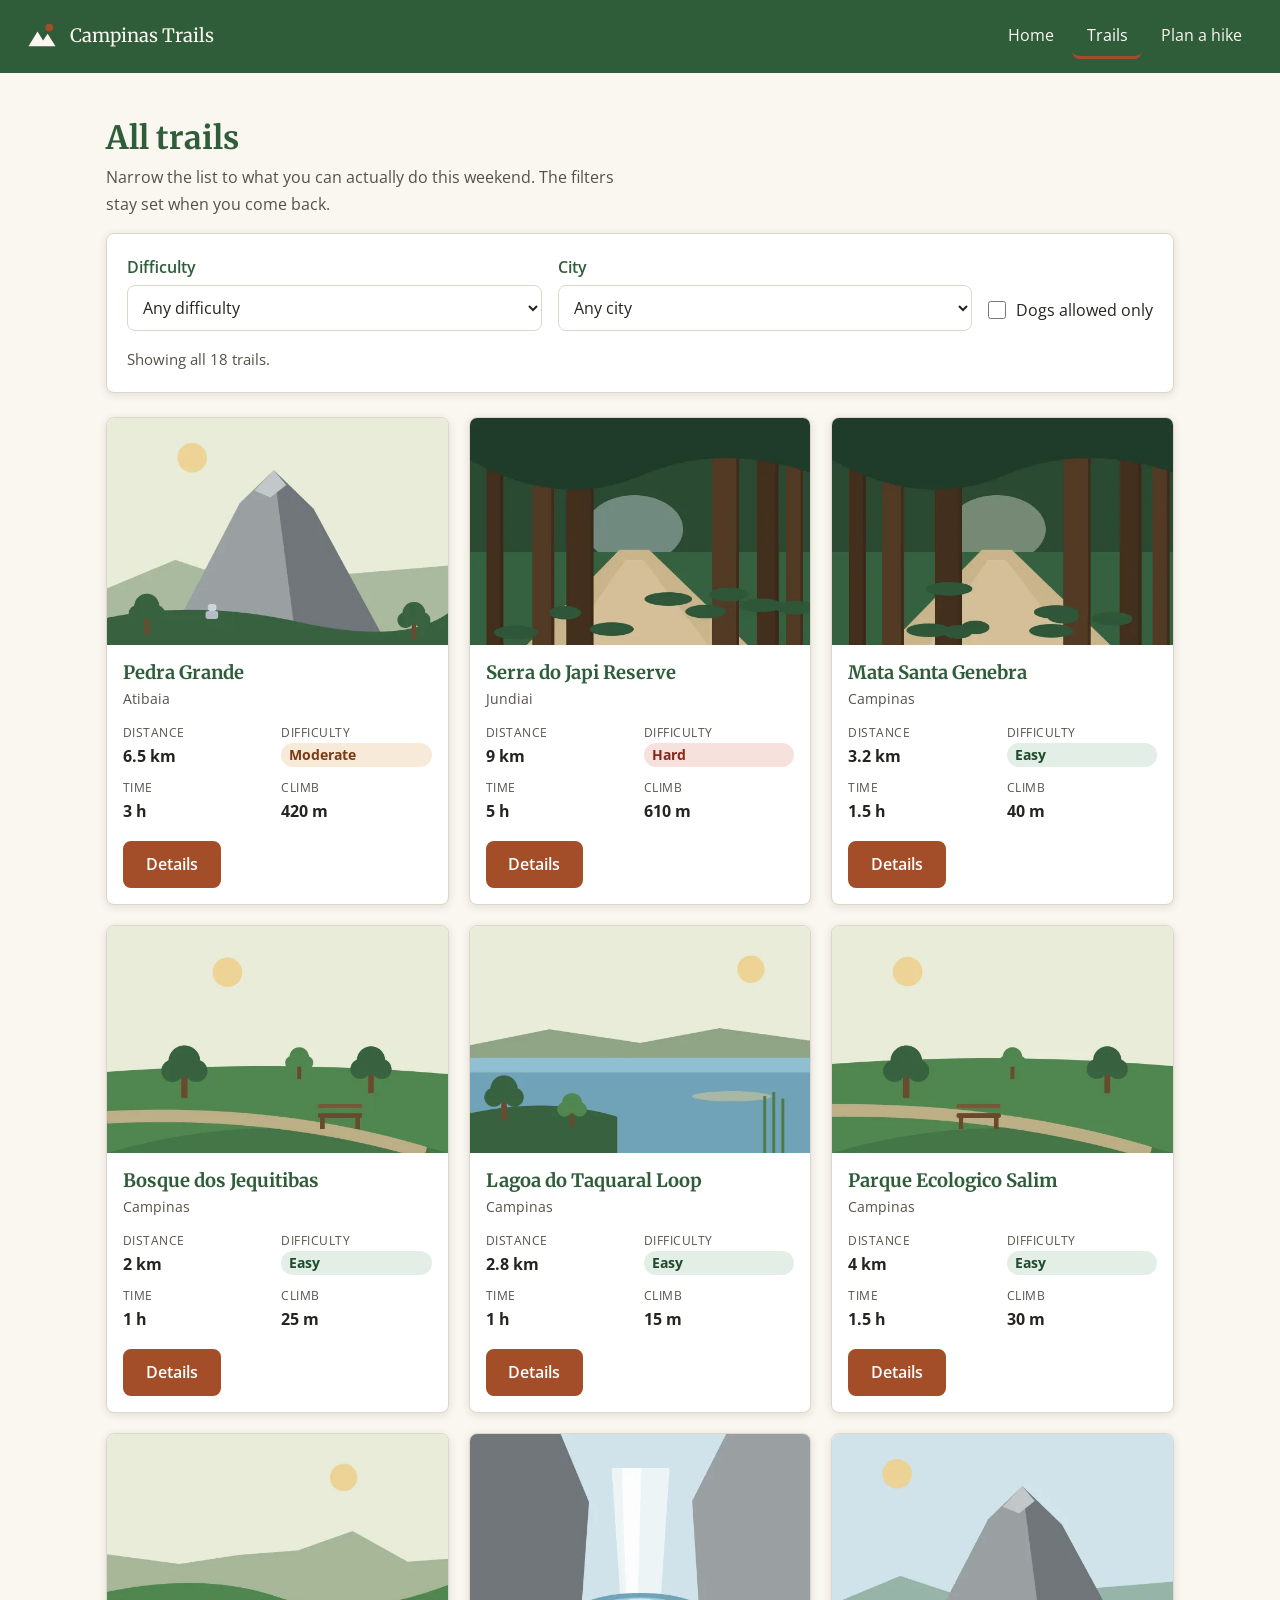
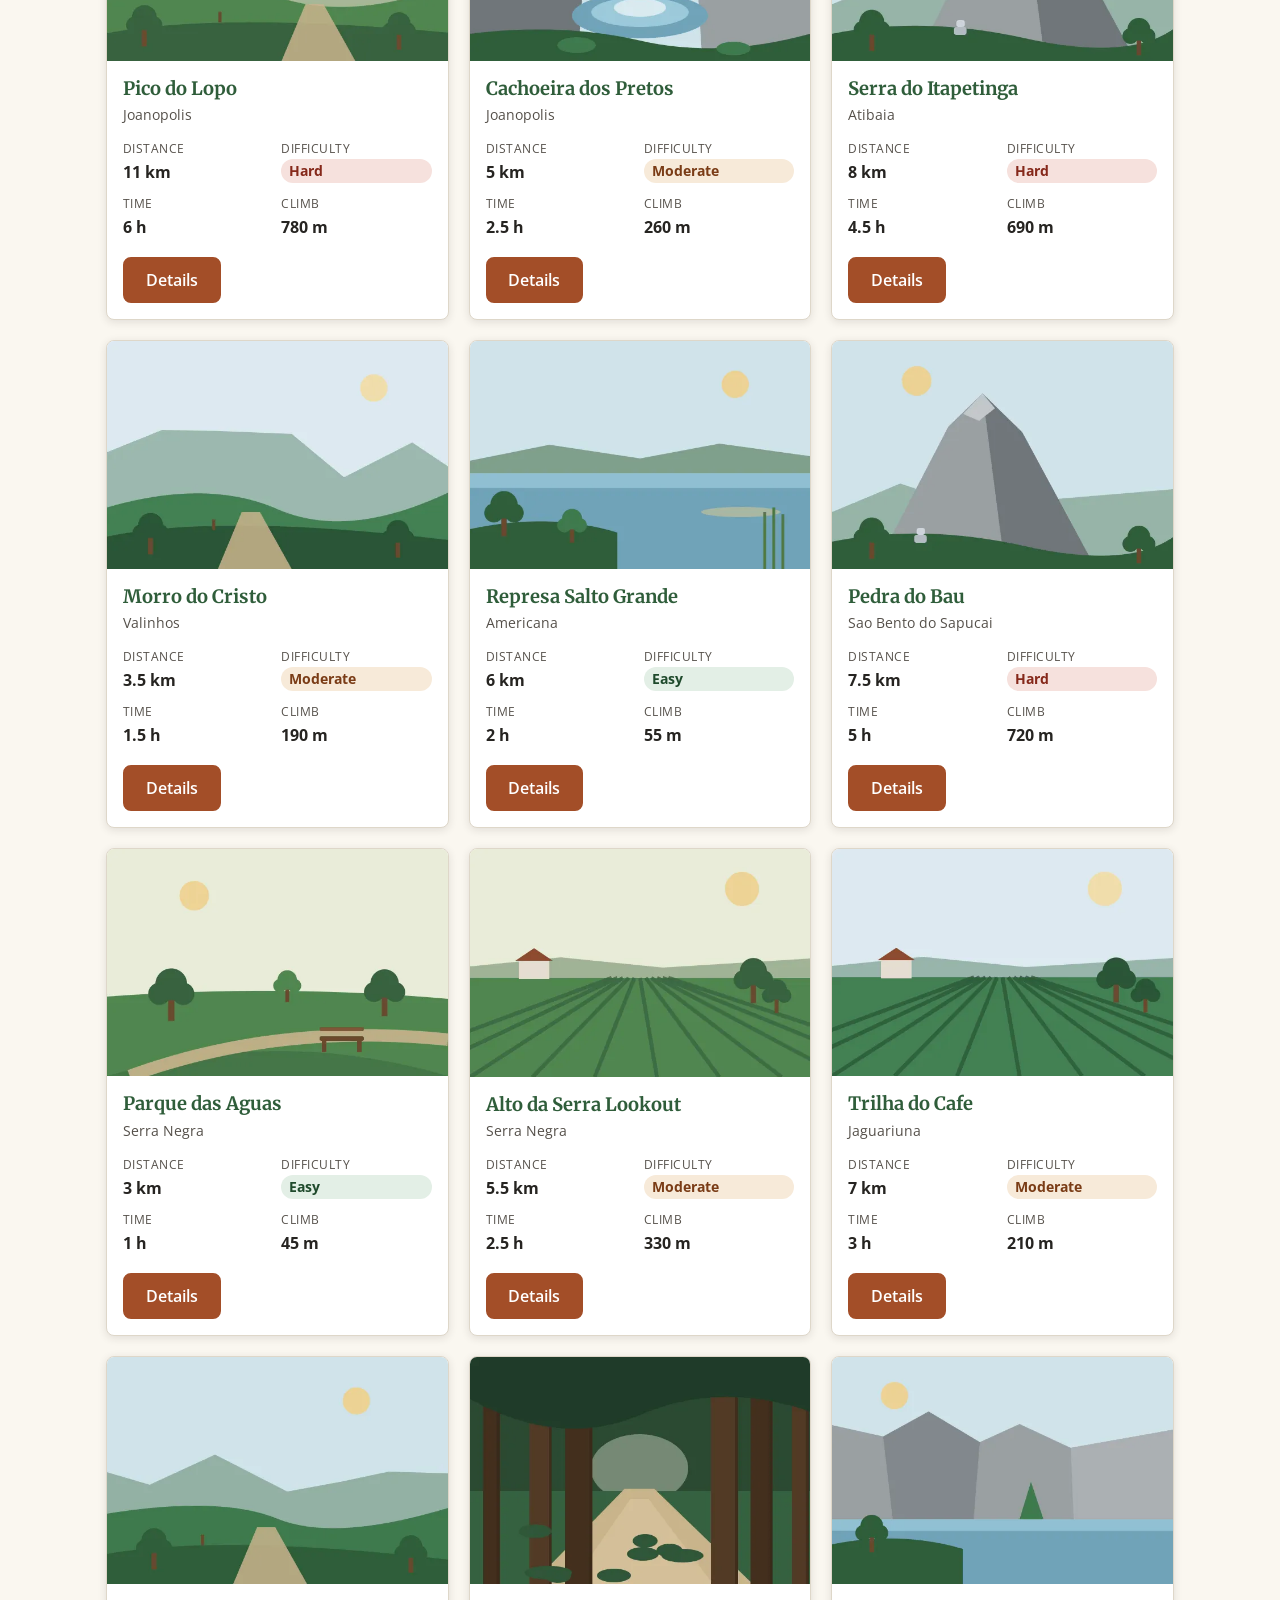
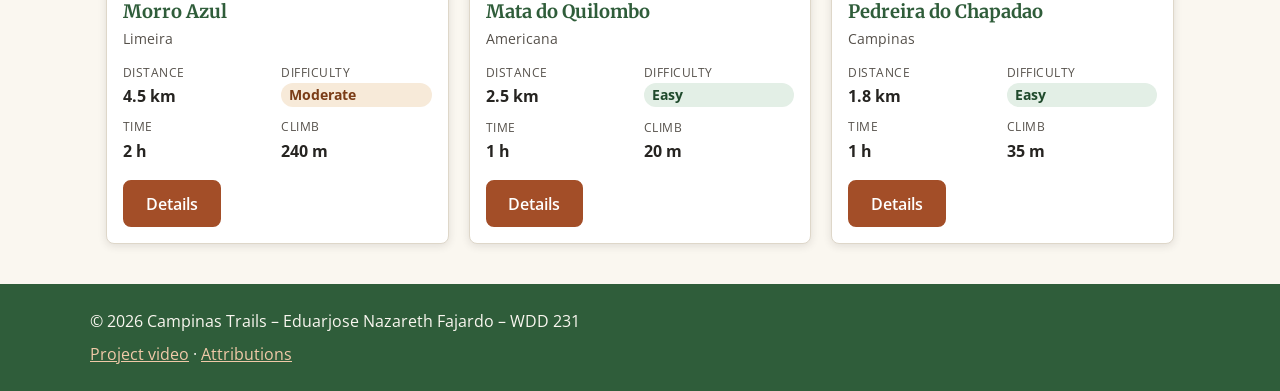
<file: project/trails.html>
<!DOCTYPE html>
<html lang="en">
<head>
  <meta charset="UTF-8">
  <meta name="viewport" content="width=device-width, initial-scale=1.0">
  <title>All trails &ndash; Campinas Trails</title>
  <meta name="description" content="Every trail in the Campinas collection, filtered by difficulty, by city and by whether dogs are allowed, with full details for each one.">
  <meta name="author" content="Eduarjose Nazareth Fajardo">

  <link rel="icon" href="images/favicon.svg" type="image/svg+xml">

  <meta property="og:title" content="All trails &ndash; Campinas Trails">
  <meta property="og:description" content="Every trail in the Campinas collection, filtered by difficulty, by city and by whether dogs are allowed.">
  <meta property="og:image" content="https://eduarjn.github.io/wdd231/project/images/hero-trails.webp">
  <meta property="og:url" content="https://eduarjn.github.io/wdd231/project/trails.html">
  <meta property="og:type" content="website">

  <link rel="preconnect" href="https://fonts.googleapis.com">
  <link rel="preconnect" href="https://fonts.gstatic.com" crossorigin>
  <link href="https://fonts.googleapis.com/css2?family=Merriweather:wght@700&amp;family=Open+Sans:wght@400;600&amp;display=swap" rel="stylesheet">

  <link rel="stylesheet" href="styles/base.css">
  <link rel="stylesheet" href="styles/larger.css">
  <script type="module" src="scripts/trails.js"></script>
</head>
<body>
  <header class="site-header">
    <a class="brand" href="index.html">
      <img src="images/favicon.svg" alt="" width="36" height="36">
      <span>Campinas Trails</span>
    </a>
    <button id="menu-button" type="button" aria-label="Toggle navigation menu" aria-expanded="false">&#9776;</button>
    <nav aria-label="Main navigation">
      <ul id="menu">
        <li><a href="index.html">Home</a></li>
        <li><a class="active" aria-current="page" href="trails.html">Trails</a></li>
        <li><a href="plan.html">Plan a hike</a></li>
      </ul>
    </nav>
  </header>

  <main>
    <h1>All trails</h1>
    <p class="lead">
      Narrow the list to what you can actually do this weekend. The filters
      stay set when you come back.
    </p>

    <section class="panel filters" aria-labelledby="filter-heading">
      <h2 id="filter-heading" class="sr-only">Filter the trails</h2>

      <div class="field">
        <label for="difficulty">Difficulty</label>
        <select id="difficulty" name="difficulty">
          <option value="all">Any difficulty</option>
          <option value="Easy">Easy</option>
          <option value="Moderate">Moderate</option>
          <option value="Hard">Hard</option>
        </select>
      </div>

      <div class="field">
        <label for="city">City</label>
        <select id="city" name="city">
          <option value="all">Any city</option>
        </select>
      </div>

      <div class="field check-field">
        <input type="checkbox" id="dogs-only" name="dogs-only">
        <label for="dogs-only">Dogs allowed only</label>
      </div>

      <p class="note" id="result-count" role="status" aria-live="polite"></p>
    </section>

    <div class="trail-grid" id="trail-list"></div>
  </main>

  <dialog id="trail-dialog" aria-labelledby="dialog-title">
    <button type="button" id="dialog-close" class="dialog-close" aria-label="Close">&#10005;</button>
    <div id="dialog-body"></div>
  </dialog>

  <footer class="site-footer">
    <div class="footer-inner">
      <p>&copy; <span id="year"></span> Campinas Trails &ndash; Eduarjose Nazareth Fajardo &ndash; WDD 231</p>
      <p>
        <a href="https://www.loom.com/share/603846961f344b409d71d54d9d6fdb99" target="_blank" rel="noopener">Project video</a>
        &middot;
        <a href="attributions.html">Attributions</a>
      </p>
    </div>
  </footer>
</body>
</html>
</file>
<file: styles/small.css>
:root {
    --primary: #003366;
    --secondary: #4a4a4a;
    --accent: #ffcc00;
    --bg-light: #f4f4f9;
    --text-dark: #333333;
    --white: #ffffff;
}

* {
    box-sizing: border-box;
    margin: 0;
    padding: 0;
}

body {
    font-family: 'Roboto', sans-serif;
    background-color: var(--bg-light);
    color: var(--text-dark);
    line-height: 1.5;
}

/* Header & Hamburger */
header {
    background-color: var(--primary);
    color: var(--white);
    display: flex;
    justify-content: space-between;
    align-items: center;
    padding: 1rem;
}

.header-content {
    display: flex;
    align-items: center;
    gap: 10px;
    font-size: 1.05rem;
    font-weight: bold;
    min-width: 0;
}

.logo {
    flex-shrink: 0;
}

#menu-button {
    background: none;
    border: none;
    color: var(--white);
    font-size: 2rem;
    cursor: pointer;
    flex-shrink: 0;
}

/* Navigation - Mobile (Hidden by default) */
nav {
    background-color: var(--secondary);
}

#menu {
    list-style: none;
    display: none;
    flex-direction: column;
}

#menu.open {
    display: flex;
}

#menu li a {
    display: block;
    color: var(--white);
    text-decoration: none;
    padding: 1rem;
    text-align: center;
    border-bottom: 1px solid rgba(255,255,255,0.1);
}

#menu li a:hover {
    background-color: rgba(255,255,255,0.2);
}

/* Wayfinding - Active Link */
#menu li a.active {
    background-color: var(--primary);
    border-left: 5px solid var(--accent);
}

/* Main Layout */
main {
    padding: 1rem;
    max-width: 1200px;
    margin: 0 auto;
}

h1 {
    text-align: center;
    margin-bottom: 1.5rem;
    color: var(--primary);
}

.card {
    background: var(--white);
    border-radius: 8px;
    box-shadow: 0 2px 5px rgba(0,0,0,0.1);
    margin-bottom: 1.5rem;
    overflow: hidden;
}

.card h2 {
    background-color: var(--primary);
    color: var(--white);
    padding: 0.8rem;
    font-size: 1.2rem;
    text-align: center;
}

.card p, .about-content {
    padding: 1rem;
}

.about-content {
    display: flex;
    flex-direction: column;
    align-items: center;
    text-align: center;
    gap: 1rem;
}

.about-content img {
    border-radius: 8px;
    object-fit: cover;
    max-width: 100%;
}

/* Course Filters and Display */
.filter-buttons {
    display: flex;
    justify-content: center;
    gap: 10px;
    padding: 1rem;
}

.filter-buttons button {
    padding: 0.5rem 1rem;
    background-color: var(--secondary);
    color: var(--white);
    border: none;
    border-radius: 4px;
    cursor: pointer;
}

.filter-buttons button:hover,
.filter-buttons button:focus-visible {
    background-color: var(--primary);
}

.filter-buttons button.active {
    background-color: var(--primary);
    box-shadow: inset 0 -4px 0 var(--accent);
}

.course-badge.completed::after {
    content: " \2713";
}

.courses {
    display: flex;
    flex-direction: column;
    gap: 10px;
    padding: 0 1rem 1rem 1rem;
}

.course-badge {
    padding: 1rem;
    text-align: center;
    border-radius: 5px;
    font-weight: bold;
    color: var(--white);
    background-color: var(--secondary);
}

/* Completed Course Indication */
.course-badge.completed {
    background-color: var(--primary);
}

.credits-display {
    text-align: center;
    font-weight: bold;
    padding-bottom: 1rem;
    color: var(--primary);
}

/* Footer */
footer {
    background-color: var(--primary);
    color: var(--white);
    text-align: center;
    padding: 1.5rem;
    margin-top: 2rem;
}

.socials {
    list-style: none;
    display: flex;
    justify-content: center;
    gap: 1.25rem;
    margin-bottom: 1rem;
}

.socials a {
    color: var(--accent);
    display: inline-flex;
    padding: 0.25rem;
    border-radius: 4px;
}

.socials a:hover,
.socials a:focus-visible {
    color: var(--white);
}

footer p {
    margin-bottom: 0.35rem;
}

footer p:last-child {
    margin-bottom: 0;
}

a:focus-visible,
button:focus-visible {
    outline: 3px solid var(--accent);
    outline-offset: 2px;
}
</file>
<file: styles/larger.css>
@media (min-width: 768px) {
    /* Hide hamburger menu button */
    #menu-button {
        display: none;
    }

    /* Horizontal navigation */
    #menu {
        display: flex;
        flex-direction: row;
        justify-content: center;
    }

    #menu li a {
        border-bottom: none;
        padding: 1rem 2rem;
    }

    #menu li a.active {
        border-left: none;
        border-bottom: 4px solid var(--accent);
    }

    /* Grid Layout for main content */
    .grid-container {
        display: grid;
        grid-template-columns: 1fr 1fr;
        gap: 1.5rem;
    }

    /* Make Certificate card span both columns */
    .certificate-card {
        grid-column: 1 / 3;
    }

    /* Align about content */
    .about-content {
        flex-direction: row;
        text-align: left;
    }

    /* Courses laid out in a grid */
    .courses {
        display: grid;
        grid-template-columns: repeat(auto-fit, minmax(200px, 1fr));
        gap: 1rem;
    }
}
</file>
<file: chamber/styles/small.css>
/* Valinhos Chamber of Commerce - mobile first (320px and up) */

:root {
  --plum: #40203a;
  --plum-light: #5b2c6f;
  --leaf: #1f5c46;
  --gold: #8a6a00;
  --gold-on-dark: #e8c65a;
  --cream: #f7f3f0;
  --surface: #ffffff;
  --ink: #241b22;
  --ink-soft: #4c4048;
  --line: #d9d0d5;

  --heading-font: Georgia, "Times New Roman", serif;
  --body-font: "Open Sans", Arial, Helvetica, sans-serif;

  --shadow: 0 1px 3px #241b222e;
  --radius: 8px;
}

body {
  font-family: var(--body-font);
  font-size: 1rem;
  line-height: 1.6;
  color: var(--ink);
  background-color: var(--cream);
}

h1,
h2,
h3 {
  font-family: var(--heading-font);
  line-height: 1.25;
}

a {
  color: var(--plum-light);
}

a:hover,
a:focus-visible {
  color: var(--plum);
}

:focus-visible {
  outline: 3px solid var(--gold);
  outline-offset: 2px;
}

/* ---------- header ---------- */

header {
  background-color: var(--plum);
  color: var(--cream);
  display: flex;
  align-items: center;
  justify-content: space-between;
  gap: 0.75rem;
  padding: 0.75rem 1rem;
}

.header-content {
  display: flex;
  align-items: center;
  gap: 0.75rem;
  min-width: 0;
}

.header-content img {
  flex-shrink: 0;
}

.site-name {
  font-family: var(--heading-font);
  font-size: 1.05rem;
  font-weight: 700;
  line-height: 1.2;
}

.site-name span {
  display: block;
  font-family: var(--body-font);
  font-size: 0.75rem;
  font-weight: 400;
  letter-spacing: 0.08em;
  text-transform: uppercase;
  color: var(--gold-on-dark);
}

#menu-button {
  background: none;
  border: 2px solid transparent;
  border-radius: var(--radius);
  color: var(--cream);
  font-size: 1.6rem;
  line-height: 1;
  padding: 0.25rem 0.6rem;
}

/* ---------- navigation ---------- */

nav {
  background-color: var(--plum-light);
}

#menu {
  display: none;
  margin: 0;
  padding: 0;
  list-style: none;
}

#menu.open {
  display: block;
}

#menu a {
  display: block;
  padding: 0.85rem 1rem;
  color: var(--cream);
  text-decoration: none;
  border-bottom: 1px solid #f7f3f02e;
}

#menu a:hover {
  background-color: var(--plum);
  color: var(--cream);
}

#menu a.active {
  background-color: var(--cream);
  color: var(--plum);
  font-weight: 700;
}

/* ---------- main ---------- */

main {
  max-width: 64rem;
  margin: 0 auto;
  padding: 1.25rem 1rem 2.5rem;
}

main h1 {
  font-size: 1.6rem;
  color: var(--plum);
}

.page-intro {
  color: var(--ink-soft);
  margin: 0.4rem 0 1.25rem;
}

/* ---------- hero ---------- */

.hero {
  position: relative;
  margin: -1.25rem -1rem 1.5rem;
}

.hero-image {
  width: 100%;
  height: auto;
}

.hero-overlay {
  position: absolute;
  inset: 0;
  display: flex;
  flex-direction: column;
  justify-content: flex-end;
  gap: 0.6rem;
  padding: 1.25rem 1.25rem 1.5rem;
  background: linear-gradient(180deg, #241b2200 0%, #241b22d9 75%);
  color: var(--cream);
}

.hero-overlay h1 {
  font-size: 1.5rem;
  color: var(--cream);
}

.hero-overlay p {
  max-width: 32rem;
}

.cta-button {
  align-self: flex-start;
  background-color: var(--gold-on-dark);
  color: var(--plum);
  font-weight: 700;
  padding: 0.65rem 1.4rem;
  border-radius: var(--radius);
  text-decoration: none;
}

.cta-button:hover,
.cta-button:focus-visible {
  background-color: var(--cream);
  color: var(--plum);
}

/* ---------- home grid: events + weather ---------- */

.home-grid {
  display: grid;
  gap: 1.25rem;
  margin-bottom: 1.5rem;
}

.current-events,
.weather {
  background-color: var(--surface);
  border: 1px solid var(--line);
  border-top: 4px solid var(--plum-light);
  border-radius: var(--radius);
  box-shadow: var(--shadow);
  padding: 1.1rem 1.25rem;
}

.current-events h2,
.weather h2 {
  color: var(--plum);
  font-size: 1.2rem;
  margin-bottom: 0.75rem;
}

.event-list li + li {
  margin-top: 0.85rem;
  padding-top: 0.85rem;
  border-top: 1px solid var(--line);
}

.event-list h3 {
  font-size: 1rem;
  color: var(--ink);
}

.event-list p {
  color: var(--ink-soft);
  font-size: 0.92rem;
}

#current-weather {
  display: flex;
  align-items: center;
  gap: 0.5rem;
}

#current-weather .temp {
  font-size: 1.8rem;
  font-weight: 700;
  color: var(--plum);
}

#current-weather .description {
  color: var(--ink-soft);
}

#forecast h3 {
  font-size: 0.95rem;
  color: var(--ink-soft);
  margin: 0.75rem 0 0.4rem;
}

.forecast-list {
  display: flex;
  gap: 0.75rem;
}

.forecast-list li {
  flex: 1;
  text-align: center;
  background-color: var(--cream);
  border-radius: var(--radius);
  padding: 0.5rem 0.25rem;
}

.forecast-day {
  display: block;
  font-weight: 600;
  color: var(--ink-soft);
  font-size: 0.85rem;
}

.forecast-temp {
  display: block;
  font-weight: 700;
  color: var(--plum);
}

.weather .error,
.spotlights .error {
  color: var(--ink-soft);
}

/* ---------- spotlights ---------- */

.spotlights h2 {
  color: var(--plum);
  font-size: 1.2rem;
  margin-bottom: 0.9rem;
}

#spotlight-cards {
  display: grid;
  gap: 1rem;
}

.spotlight-card {
  background-color: var(--surface);
  border: 1px solid var(--line);
  border-top: 4px solid var(--gold);
  border-radius: var(--radius);
  box-shadow: var(--shadow);
  padding: 1rem;
  display: grid;
  gap: 0.4rem;
  justify-items: center;
  text-align: center;
}

.spotlight-card img {
  width: 88px;
  height: 88px;
}

.spotlight-card h3 {
  font-size: 1.05rem;
  color: var(--plum);
}

.spotlight-card address {
  font-style: normal;
  color: var(--ink-soft);
}

/* ---------- view toggle ---------- */

.view-toggle {
  display: flex;
  align-items: center;
  gap: 0.5rem;
  margin-bottom: 1.25rem;
}

.view-toggle p {
  margin-right: auto;
  font-weight: 600;
  color: var(--ink-soft);
}

.view-toggle button {
  background-color: var(--surface);
  border: 2px solid var(--plum-light);
  border-radius: var(--radius);
  color: var(--plum);
  font-weight: 600;
  padding: 0.45rem 0.9rem;
}

.view-toggle button[aria-pressed="true"] {
  background-color: var(--plum);
  border-color: var(--plum);
  color: var(--cream);
}

/* ---------- members: grid view ---------- */

#members {
  display: grid;
  gap: 1rem;
}

#members .member {
  background-color: var(--surface);
  border: 1px solid var(--line);
  border-top: 4px solid var(--plum-light);
  border-radius: var(--radius);
  box-shadow: var(--shadow);
  padding: 1rem;
  display: grid;
  gap: 0.4rem;
  justify-items: center;
  text-align: center;
}

#members .member img {
  width: 96px;
  height: 96px;
}

#members .member h2 {
  font-size: 1.15rem;
  color: var(--plum);
}

#members .member .tagline {
  color: var(--ink-soft);
  font-style: italic;
}

#members .member address {
  font-style: normal;
  color: var(--ink-soft);
}

.badge {
  display: inline-block;
  border-radius: 999px;
  font-size: 0.75rem;
  font-weight: 700;
  letter-spacing: 0.06em;
  text-transform: uppercase;
  padding: 0.2rem 0.7rem;
}

.badge.gold {
  background-color: #4a3800;
  color: #ffe9a8;
}

.badge.silver {
  background-color: #3c4147;
  color: #e6ebf0;
}

.badge.basic {
  background-color: var(--leaf);
  color: #e2f1e9;
}

/* ---------- members: list view ---------- */

#members.list {
  gap: 0;
  border: 1px solid var(--line);
  border-radius: var(--radius);
  overflow: hidden;
  background-color: var(--surface);
}

#members.list .member {
  border: 0;
  border-bottom: 1px solid var(--line);
  border-radius: 0;
  box-shadow: none;
  padding: 0.75rem 1rem;
  justify-items: start;
  text-align: left;
  gap: 0.15rem;
}

#members.list .member:nth-child(even) {
  background-color: #f4eff2;
}

#members.list .member:last-child {
  border-bottom: 0;
}

#members.list .member img,
#members.list .member .tagline,
#members.list .member .founded {
  display: none;
}

#members.list .member h2 {
  font-size: 1rem;
}

/* ---------- footer ---------- */

footer {
  background-color: var(--plum);
  color: var(--cream);
  padding: 1.5rem 1rem 2rem;
}

.footer-grid {
  max-width: 64rem;
  margin: 0 auto;
  display: grid;
  gap: 1.25rem;
}

footer h2 {
  font-size: 1.1rem;
  color: var(--gold-on-dark);
  margin-bottom: 0.35rem;
}

footer address {
  font-style: normal;
}

footer a {
  color: var(--gold-on-dark);
}

footer a:hover,
footer a:focus-visible {
  color: var(--cream);
}

.socials {
  display: flex;
  gap: 0.75rem;
  margin-top: 0.6rem;
}

.socials a {
  display: inline-flex;
  color: var(--cream);
}

.socials a:hover {
  color: var(--gold-on-dark);
}

.footer-legal {
  max-width: 64rem;
  margin: 1.25rem auto 0;
  padding-top: 1rem;
  border-top: 1px solid #f7f3f040;
  font-size: 0.9rem;
}

/* ---------- join: form ---------- */

.join-grid {
  display: grid;
  gap: 1.5rem;
}

.form-section,
.summary {
  background-color: var(--surface);
  border: 1px solid var(--line);
  border-top: 4px solid var(--plum-light);
  border-radius: var(--radius);
  box-shadow: var(--shadow);
  padding: 1.1rem 1.25rem 1.4rem;
}

.form-section h2,
.levels h2,
.summary h2 {
  color: var(--plum);
  font-size: 1.2rem;
  margin-bottom: 0.9rem;
}

form label {
  display: block;
  font-weight: 600;
  color: var(--ink-soft);
  margin-bottom: 1rem;
}

form input,
form select,
form textarea {
  display: block;
  width: 100%;
  margin-top: 0.3rem;
  padding: 0.55rem 0.7rem;
  font-family: var(--body-font);
  font-size: 1rem;
  color: var(--ink);
  background-color: var(--surface);
  border: 1px solid var(--line);
  border-radius: var(--radius);
}

form textarea {
  resize: vertical;
}

form input:focus-visible,
form select:focus-visible,
form textarea:focus-visible {
  border-color: var(--plum-light);
}

form input:required:valid,
form select:required:valid {
  border-left: 4px solid var(--leaf);
}

.hint {
  display: block;
  margin-top: 0.25rem;
  font-size: 0.82rem;
  font-weight: 400;
  color: var(--ink-soft);
}

.submit-button {
  width: 100%;
  margin-top: 0.5rem;
  padding: 0.75rem 1.4rem;
  font-size: 1rem;
  font-weight: 700;
  color: var(--cream);
  background-color: var(--plum);
  border: 0;
  border-radius: var(--radius);
}

.submit-button:hover,
.submit-button:focus-visible {
  background-color: var(--plum-light);
}

/* ---------- join: membership cards ---------- */

.level-cards {
  display: grid;
  gap: 1rem;
}

.level-card {
  background-color: var(--surface);
  border: 1px solid var(--line);
  border-top: 4px solid var(--plum-light);
  border-radius: var(--radius);
  box-shadow: var(--shadow);
  padding: 1rem 1.1rem 1.15rem;
  opacity: 0;
  transform: translateY(1rem);
  animation: card-in 0.6s ease-out forwards;
}

.level-card.np {
  border-top-color: var(--leaf);
  animation-delay: 0.1s;
}

.level-card.bronze {
  border-top-color: #7a4a1f;
  animation-delay: 0.25s;
}

.level-card.silver {
  border-top-color: #4a5058;
  animation-delay: 0.4s;
}

.level-card.gold {
  border-top-color: var(--gold);
  animation-delay: 0.55s;
}

@keyframes card-in {
  to {
    opacity: 1;
    transform: translateY(0);
  }
}

@media (prefers-reduced-motion: reduce) {
  .level-card {
    animation-duration: 0.01ms;
    animation-delay: 0ms;
  }
}

.level-card h3 {
  font-size: 1.1rem;
  color: var(--plum);
}

.level-card .price {
  font-weight: 700;
  color: var(--ink);
  margin: 0.15rem 0 0.4rem;
}

.level-card p {
  color: var(--ink-soft);
  font-size: 0.94rem;
}

.level-link {
  margin-top: 0.7rem;
  padding: 0.45rem 0.9rem;
  font-family: var(--body-font);
  font-size: 0.95rem;
  font-weight: 600;
  color: var(--plum);
  background-color: var(--surface);
  border: 2px solid var(--plum-light);
  border-radius: var(--radius);
}

.level-link:hover,
.level-link:focus-visible {
  background-color: var(--plum);
  border-color: var(--plum);
  color: var(--cream);
}

/* ---------- join: modals ---------- */

.level-modal {
  width: min(28rem, 92vw);
  padding: 1.25rem 1.4rem 1.4rem;
  color: var(--ink);
  background-color: var(--surface);
  border: 0;
  border-top: 5px solid var(--plum-light);
  border-radius: var(--radius);
  box-shadow: 0 6px 24px #241b2259;
}

.level-modal::backdrop {
  background-color: #241b22bf;
}

.level-modal h2 {
  color: var(--plum);
  font-size: 1.2rem;
  margin-bottom: 0.7rem;
}

.level-modal ul {
  margin: 0 0 1.1rem 1.1rem;
  padding: 0;
}

.level-modal li {
  margin-bottom: 0.35rem;
  color: var(--ink-soft);
}

.close-modal {
  padding: 0.5rem 1.2rem;
  font-family: var(--body-font);
  font-size: 0.95rem;
  font-weight: 700;
  color: var(--cream);
  background-color: var(--plum);
  border: 0;
  border-radius: var(--radius);
}

.close-modal:hover,
.close-modal:focus-visible {
  background-color: var(--plum-light);
}

/* ---------- thank you ---------- */

.summary-list {
  display: grid;
  gap: 0.15rem;
  margin: 0 0 1.25rem;
}

.summary-list dt {
  font-weight: 700;
  color: var(--ink-soft);
  font-size: 0.85rem;
  letter-spacing: 0.04em;
  text-transform: uppercase;
}

.summary-list dd {
  margin: 0 0 0.75rem;
  padding-bottom: 0.75rem;
  border-bottom: 1px solid var(--line);
  color: var(--ink);
  overflow-wrap: anywhere;
}

.summary-list dd:last-of-type {
  border-bottom: 0;
}

.cta-button.dark {
  display: inline-block;
  background-color: var(--plum);
  color: var(--cream);
}

.cta-button.dark:hover,
.cta-button.dark:focus-visible {
  background-color: var(--plum-light);
  color: var(--cream);
}

/* ==================================================================
   Discover page - small screens (320px to 640px)
   One column: every card sits in its own named row.
   ================================================================== */

.discover-main h1 {
  color: var(--plum);
  margin-bottom: 0.5rem;
}

.visit-message {
  background-color: var(--surface);
  border-left: 5px solid var(--gold);
  border-radius: var(--radius);
  box-shadow: var(--shadow);
  margin: 0 0 1rem;
  padding: 0.75rem 1rem;
  font-weight: 600;
  color: var(--ink);
}

.discover-intro {
  color: var(--ink-soft);
  margin-bottom: 1.5rem;
}

.discover-gallery {
  display: grid;
  gap: 1rem;
  grid-template-columns: 1fr;
  grid-template-areas:
    "card1"
    "card2"
    "card3"
    "card4"
    "card5"
    "card6"
    "card7"
    "card8";
}

.card1 { grid-area: card1; }
.card2 { grid-area: card2; }
.card3 { grid-area: card3; }
.card4 { grid-area: card4; }
.card5 { grid-area: card5; }
.card6 { grid-area: card6; }
.card7 { grid-area: card7; }
.card8 { grid-area: card8; }

.discover-card {
  background-color: var(--surface);
  border: 1px solid var(--line);
  border-radius: var(--radius);
  box-shadow: var(--shadow);
  display: flex;
  flex-direction: column;
  overflow: hidden;
  padding: 1rem;
}

.discover-card h2 {
  color: var(--plum);
  font-size: 1.15rem;
  margin: 0 0 0.5rem;
}

.discover-card figure {
  margin: 0 0 0.75rem;
  overflow: hidden;
  border-radius: var(--radius);
}

.discover-card img {
  display: block;
  width: 100%;
  height: auto;
}

.discover-card address {
  color: var(--ink-soft);
  font-size: 0.9rem;
  font-style: normal;
  margin-bottom: 0.5rem;
}

.discover-card p {
  flex-grow: 1;
  margin: 0 0 1rem;
}

.learn-more {
  align-self: flex-start;
  background-color: var(--leaf);
  border: 2px solid var(--leaf);
  border-radius: var(--radius);
  color: var(--surface);
  cursor: pointer;
  font-family: var(--body-font);
  font-size: 1rem;
  font-weight: 600;
  padding: 0.55rem 1.2rem;
}

.learn-more:hover,
.learn-more:focus-visible {
  background-color: var(--plum);
  border-color: var(--plum);
}
</file>
<file: chamber/styles/larger.css>
/* Valinhos Chamber of Commerce - wider views */

@media (min-width: 40rem) {
  #menu-button {
    display: none;
  }

  nav {
    background-color: var(--plum-light);
  }

  /* the menu is always visible once there is room for it */
  #menu {
    display: flex;
    max-width: 64rem;
    margin: 0 auto;
    padding: 0 1rem;
  }

  #menu a {
    border-bottom: 0;
    padding: 0.85rem 1.1rem;
  }

  main h1 {
    font-size: 2rem;
  }

  .hero {
    margin: -1.25rem -1rem 2rem;
  }

  .hero-overlay {
    padding: 2rem 3rem 2.5rem;
    gap: 0.85rem;
  }

  .hero-overlay h1 {
    font-size: 2.4rem;
  }

  .hero-overlay p {
    font-size: 1.1rem;
  }

  .home-grid {
    grid-template-columns: 1.1fr 1fr;
    align-items: start;
  }

  #spotlight-cards {
    grid-template-columns: repeat(auto-fit, minmax(15rem, 1fr));
    gap: 1.25rem;
  }

  #members {
    grid-template-columns: repeat(auto-fit, minmax(15rem, 1fr));
    gap: 1.25rem;
  }

  #members.list {
    grid-template-columns: 1fr;
    gap: 0;
  }

  #members.list .member {
    grid-template-columns: 2fr 2fr 1fr 1fr auto;
    align-items: center;
    gap: 1rem;
  }

  .footer-grid {
    grid-template-columns: 1.2fr 1fr 1fr;
    gap: 2rem;
  }

  .join-grid {
    grid-template-columns: 1.2fr 1fr;
    align-items: start;
    gap: 2rem;
  }

  .submit-button {
    width: auto;
  }

  .summary {
    max-width: 38rem;
  }

  .summary-list {
    grid-template-columns: max-content 1fr;
    gap: 0.5rem 1.5rem;
    align-items: baseline;
  }

  .summary-list dt {
    text-align: right;
  }

  .summary-list dd {
    margin-bottom: 0;
    padding-bottom: 0.5rem;
  }
}

@media (min-width: 64rem) {
  .level-cards {
    grid-template-columns: 1fr;
  }

  .header-content {
    gap: 1rem;
  }

  .site-name {
    font-size: 1.25rem;
  }

  #members .member {
    padding: 1.25rem;
  }
}

/* ==================================================================
   Discover page - medium screens (641px to 1024px)
   Two columns, with the first and the fourth card spanning the width.
   ================================================================== */

@media (min-width: 641px) and (max-width: 1024px) {
  .discover-gallery {
    grid-template-columns: 1fr 1fr;
    grid-template-areas:
      "card1 card1"
      "card2 card3"
      "card4 card4"
      "card5 card6"
      "card7 card8";
  }
}

/* ==================================================================
   Discover page - large screens (1025px and above)
   Four columns, with the first card held as a two by two feature and
   the last card running across two.
   ================================================================== */

@media (min-width: 1025px) {
  .discover-gallery {
    grid-template-columns: repeat(4, 1fr);
    grid-template-areas:
      "card1 card1 card2 card3"
      "card1 card1 card4 card5"
      "card6 card7 card8 card8";
  }
}

/* The image effect belongs to the pointer views only, never to mobile. */
@media (min-width: 641px) {
  .discover-card img {
    transition: transform 0.3s ease, filter 0.3s ease;
  }

  .discover-card:hover img,
  .discover-card:focus-within img {
    transform: scale(1.08);
    filter: saturate(1.2) brightness(1.05);
  }
}
</file>
<file: project/styles/base.css>
/* Campinas Trails - WDD 231 final project - Eduarjose Nazareth Fajardo */
/* Palette and typography follow the site plan. */

:root {
  --forest: #2f5d3a;
  --forest-dark: #234730;
  --clay: #a34e28;
  --cream: #faf7f0;
  --ink: #262421;
  --muted: #55504a;
  --line: #ded7c9;
  --white: #ffffff;

  --head: "Merriweather", Georgia, serif;
  --body: "Open Sans", Arial, Helvetica, sans-serif;
  --radius: 8px;
  --shadow: 0 2px 8px rgba(38, 36, 33, 0.12);
}

*,
*::before,
*::after {
  box-sizing: border-box;
}

body {
  margin: 0;
  font-family: var(--body);
  font-size: 1rem;
  line-height: 1.65;
  color: var(--ink);
  background-color: var(--cream);
}

h1,
h2,
h3 {
  font-family: var(--head);
  line-height: 1.3;
  color: var(--forest);
}

a {
  color: var(--clay);
}

a:hover {
  text-decoration: none;
}

a:focus-visible,
button:focus-visible,
input:focus-visible,
select:focus-visible,
textarea:focus-visible {
  outline: 3px solid var(--clay);
  outline-offset: 2px;
}

img {
  max-width: 100%;
  height: auto;
}

.sr-only {
  position: absolute;
  width: 1px;
  height: 1px;
  margin: -1px;
  padding: 0;
  overflow: hidden;
  white-space: nowrap;
  border: 0;
}

/* ---------- header and navigation ---------- */

.site-header {
  display: grid;
  grid-template-columns: 1fr auto;
  align-items: center;
  gap: 0.5rem 1rem;
  padding: 0.85rem 1rem;
  background-color: var(--forest);
}

.brand {
  display: flex;
  align-items: center;
  gap: 0.6rem;
  font-family: var(--head);
  font-size: 1.15rem;
  color: var(--cream);
  text-decoration: none;
}

#menu-button {
  padding: 0.35rem 0.7rem;
  font-size: 1.4rem;
  line-height: 1;
  color: var(--cream);
  background-color: transparent;
  border: 1px solid rgba(250, 247, 240, 0.5);
  border-radius: var(--radius);
  cursor: pointer;
}

.site-header nav {
  grid-column: 1 / -1;
}

#menu {
  display: none;
  flex-direction: column;
  margin: 0;
  padding: 0;
  list-style: none;
}

#menu.open {
  display: flex;
}

#menu a {
  display: block;
  padding: 0.65rem 0.25rem;
  color: var(--cream);
  text-decoration: none;
  border-bottom: 1px solid rgba(250, 247, 240, 0.18);
}

#menu a:hover,
#menu a.active {
  color: var(--white);
  background-color: var(--forest-dark);
}

/* wayfinding: the current page keeps a clay marker */
#menu a.active {
  border-left: 4px solid var(--clay);
  padding-left: 0.6rem;
}

/* ---------- layout ---------- */

main {
  max-width: 1100px;
  margin: 0 auto;
  padding: 1.5rem 1rem 2.5rem;
}

main > h1 {
  margin-bottom: 0.3rem;
}

.lead {
  max-width: 60ch;
  margin-top: 0;
  color: var(--muted);
}

.panel {
  padding: 1.25rem;
  margin-bottom: 1.5rem;
  background-color: var(--white);
  border: 1px solid var(--line);
  border-radius: var(--radius);
  box-shadow: var(--shadow);
}

.panel h2 {
  margin-top: 0;
}

.note {
  color: var(--muted);
  font-size: 0.95rem;
}

.hint {
  margin: 0 0 0.6rem;
  color: var(--muted);
  font-size: 0.9rem;
}

/* ---------- hero ---------- */

.hero {
  position: relative;
  margin-bottom: 1.5rem;
  border-radius: var(--radius);
  overflow: hidden;
  box-shadow: var(--shadow);
}

.hero img {
  display: block;
  width: 100%;
}

.hero-text {
  padding: 1.25rem;
  background-color: var(--forest);
  color: var(--cream);
}

.hero-text h1 {
  margin: 0 0 0.6rem;
  color: var(--cream);
  font-size: 1.6rem;
}

.hero-text p {
  margin: 0 0 1rem;
  max-width: 58ch;
}

/* ---------- buttons ---------- */

.button {
  display: inline-block;
  padding: 0.65rem 1.3rem;
  font-family: var(--body);
  font-size: 1rem;
  font-weight: 600;
  color: var(--white);
  text-align: center;
  text-decoration: none;
  background-color: var(--clay);
  border: 2px solid var(--clay);
  border-radius: var(--radius);
  cursor: pointer;
}

.button:hover {
  background-color: #8c421f;
  border-color: #8c421f;
  color: var(--white);
}

.button-ghost {
  color: var(--clay);
  background-color: var(--white);
}

.button-ghost:hover {
  color: var(--white);
}

/* ---------- home summary ---------- */

.summary {
  display: grid;
  grid-template-columns: repeat(2, 1fr);
  gap: 0.75rem;
  margin: 0 0 1rem;
  padding: 0;
  list-style: none;
}

.summary li {
  padding: 0.75rem;
  text-align: center;
  background-color: var(--cream);
  border-radius: var(--radius);
}

.summary strong {
  display: block;
  font-family: var(--head);
  font-size: 1.4rem;
  color: var(--forest);
}

.summary span {
  font-size: 0.85rem;
  color: var(--muted);
}

/* ---------- filters ---------- */

.filters {
  display: grid;
  gap: 1rem;
}

.field label,
legend {
  display: block;
  margin-bottom: 0.3rem;
  font-weight: 600;
  color: var(--forest);
}

input[type="text"],
input[type="email"],
input[type="number"],
input[type="date"],
select,
textarea {
  width: 100%;
  padding: 0.6rem 0.7rem;
  font-family: inherit;
  font-size: 1rem;
  color: var(--ink);
  background-color: var(--white);
  border: 1px solid var(--line);
  border-radius: var(--radius);
}

textarea {
  resize: vertical;
}

.check-field,
.check-row,
.radio-row {
  display: flex;
  align-items: center;
  gap: 0.6rem;
  margin-bottom: 0.45rem;
}

.check-field label,
.check-row label,
.radio-row label {
  margin-bottom: 0;
  font-weight: 400;
  color: var(--ink);
}

.check-field input,
.check-row input,
.radio-row input {
  width: 1.15rem;
  height: 1.15rem;
  margin: 0;
  flex-shrink: 0;
  accent-color: var(--forest);
}

/* ---------- trail cards ---------- */

.trail-grid {
  display: grid;
  grid-template-columns: 1fr;
  gap: 1.25rem;
}

.trail-card {
  display: flex;
  flex-direction: column;
  overflow: hidden;
  background-color: var(--white);
  border: 1px solid var(--line);
  border-radius: var(--radius);
  box-shadow: var(--shadow);
}

.trail-card img {
  display: block;
  width: 100%;
  aspect-ratio: 3 / 2;
  object-fit: cover;
}

.trail-body {
  display: flex;
  flex-direction: column;
  flex-grow: 1;
  padding: 1rem;
}

.trail-body h3 {
  margin: 0 0 0.15rem;
  font-size: 1.15rem;
}

.trail-city {
  margin: 0 0 0.75rem;
  color: var(--muted);
  font-size: 0.9rem;
}

.trail-facts {
  display: grid;
  grid-template-columns: repeat(2, 1fr);
  gap: 0.5rem;
  margin: 0 0 1rem;
  padding: 0;
  list-style: none;
}

.trail-facts li {
  display: flex;
  flex-direction: column;
}

.trail-facts span {
  font-size: 0.78rem;
  text-transform: uppercase;
  letter-spacing: 0.04em;
  color: var(--muted);
}

.details-button {
  margin-top: auto;
  align-self: flex-start;
}

.badge {
  display: inline-block;
  padding: 0.05rem 0.5rem;
  font-size: 0.85rem;
  border-radius: 999px;
}

.badge-easy {
  background-color: #e3efe6;
  color: #1f4a2c;
}

.badge-moderate {
  background-color: #f7ead9;
  color: #7a3c16;
}

.badge-hard {
  background-color: #f6e1dd;
  color: #85281a;
}

.empty-state {
  padding: 1rem;
  color: var(--muted);
  background-color: var(--white);
  border-left: 5px solid var(--clay);
  border-radius: var(--radius);
}

/* ---------- modal ---------- */

#trail-dialog {
  width: min(92vw, 540px);
  padding: 1.5rem;
  color: var(--ink);
  background-color: var(--white);
  border: 1px solid var(--line);
  border-radius: var(--radius);
}

#trail-dialog::backdrop {
  background-color: rgba(38, 36, 33, 0.6);
}

#trail-dialog h2 {
  margin-top: 0;
  padding-right: 2rem;
}

#trail-dialog img {
  display: block;
  width: 100%;
  margin-bottom: 0.75rem;
  border-radius: var(--radius);
}

.dialog-close {
  position: absolute;
  top: 0.75rem;
  right: 0.75rem;
  padding: 0.25rem 0.55rem;
  font-size: 1rem;
  color: var(--ink);
  background-color: var(--cream);
  border: 1px solid var(--line);
  border-radius: var(--radius);
  cursor: pointer;
}

.dialog-facts {
  display: grid;
  grid-template-columns: auto 1fr;
  gap: 0.25rem 1rem;
  margin: 0 0 1rem;
}

.dialog-facts dt {
  font-weight: 600;
  color: var(--forest);
}

.dialog-facts dd {
  margin: 0;
}

/* ---------- plan form ---------- */

.plan-layout {
  display: grid;
  gap: 1.5rem;
}

.plan-form fieldset {
  margin: 0 0 1.25rem;
  padding: 1rem;
  border: 1px solid var(--line);
  border-radius: var(--radius);
}

.plan-form .field {
  margin-bottom: 1rem;
}

.required-note {
  margin: 0 0 1rem;
  color: var(--muted);
  font-size: 0.95rem;
}

.req {
  color: #a3281a;
  font-weight: 700;
}

.actions {
  display: flex;
  flex-wrap: wrap;
  gap: 0.75rem;
  margin-top: 1rem;
}

/* ---------- confirmation summary ---------- */

.summary-list {
  display: grid;
  grid-template-columns: 1fr;
  gap: 0.15rem 1.25rem;
  margin: 0 0 1rem;
  padding: 1rem;
  background-color: var(--cream);
  border-radius: var(--radius);
}

.summary-list dt {
  font-weight: 600;
  color: var(--forest);
}

.summary-list dd {
  margin: 0 0 0.6rem;
}

/* ---------- footer ---------- */

.site-footer {
  padding: 1.5rem 1rem;
  color: var(--cream);
  background-color: var(--forest);
}

.footer-inner {
  max-width: 1100px;
  margin: 0 auto;
  display: grid;
  gap: 0.4rem;
}

.footer-inner p {
  margin: 0;
}

.site-footer a {
  color: #f0c9a8;
}
</file>
<file: project/styles/larger.css>
/* Campinas Trails - wider screens - Eduarjose Nazareth Fajardo */
/* Loaded after base.css, so these rules win from 640px up. */

/* ---------- 640px and up ---------- */

@media (min-width: 40rem) {
  #menu-button {
    display: none;
  }

  .site-header {
    grid-template-columns: auto 1fr;
    padding: 0.85rem 1.5rem;
  }

  .site-header nav {
    grid-column: auto;
    justify-self: end;
  }

  #menu {
    display: flex;
    flex-direction: row;
    gap: 0.25rem;
  }

  #menu a {
    padding: 0.5rem 0.9rem;
    border-bottom: 3px solid transparent;
    border-radius: var(--radius);
  }

  #menu a.active {
    padding-left: 0.9rem;
    border-left: 0;
    border-bottom-color: var(--clay);
    background-color: transparent;
  }

  .hero {
    position: relative;
  }

  .hero-text {
    position: absolute;
    left: 0;
    right: 0;
    bottom: 0;
    background-color: rgba(35, 71, 48, 0.88);
  }

  .hero-text h1 {
    font-size: 2rem;
  }

  .summary {
    grid-template-columns: repeat(4, 1fr);
  }

  .trail-grid {
    grid-template-columns: repeat(2, 1fr);
  }

  .filters {
    grid-template-columns: 1fr 1fr auto;
    align-items: end;
  }

  .filters .note {
    grid-column: 1 / -1;
    margin: 0;
  }

  .split {
    display: grid;
    grid-template-columns: 1fr 1fr;
    gap: 2rem;
  }

  .summary-list {
    grid-template-columns: 12rem 1fr;
  }

  .summary-list dd {
    margin-bottom: 0.15rem;
  }
}

/* ---------- 1024px and up ---------- */

@media (min-width: 64rem) {
  .trail-grid {
    grid-template-columns: repeat(3, 1fr);
  }

  .plan-layout {
    grid-template-columns: 1.6fr 1fr;
    align-items: start;
  }
}
</file>
<file: project/styles/siteplan.css>
/* WDD 231 - Site Plan - Campinas Trails - Eduar J Fajardo */

:root {
  --forest: #2f5d3a;
  --clay: #a34e28;
  --cream: #faf7f0;
  --ink: #262421;
  --white: #ffffff;
}

* {
  box-sizing: border-box;
}

body {
  margin: 0;
  font-family: "Open Sans", Arial, sans-serif;
  line-height: 1.6;
  color: var(--ink);
  background-color: var(--cream);
}

h1,
h2,
h3 {
  font-family: "Merriweather", Georgia, serif;
  color: var(--forest);
}

a {
  color: var(--clay);
}

/* header and footer */
header,
footer {
  background-color: var(--forest);
  color: var(--white);
  text-align: center;
  padding: 1.5rem 1rem;
}

header h1 {
  margin: 0;
  color: var(--white);
}

header p,
footer p {
  margin: 0.25rem 0 0;
}

/* main content */
main {
  max-width: 800px;
  margin: 0 auto;
  padding: 1.5rem 1rem;
}

section {
  background-color: var(--white);
  border-left: 5px solid var(--clay);
  border-radius: 4px;
  padding: 1.25rem;
  margin-bottom: 1.5rem;
}

section h2 {
  margin-top: 0;
}

.site-name {
  font-family: "Merriweather", Georgia, serif;
  font-size: 1.6rem;
  font-weight: 700;
  color: var(--clay);
  margin: 0 0 0.5rem;
}

code {
  background-color: var(--cream);
  padding: 0.1rem 0.3rem;
  border-radius: 3px;
}

/* colour table */
table {
  border-collapse: collapse;
  width: 100%;
  margin-bottom: 1rem;
}

caption {
  text-align: left;
  padding-bottom: 0.5rem;
  font-weight: 600;
}

th,
td {
  border: 1px solid var(--forest);
  padding: 0.5rem;
  text-align: left;
}

thead th {
  background-color: var(--forest);
  color: var(--white);
}

.swatch {
  display: inline-block;
  width: 1.5rem;
  height: 1rem;
  border: 1px solid var(--ink);
  vertical-align: middle;
  margin-right: 0.3rem;
}

.swatch-forest {
  background-color: var(--forest);
}

.swatch-clay {
  background-color: var(--clay);
}

.swatch-cream {
  background-color: var(--cream);
}

.swatch-ink {
  background-color: var(--ink);
}

/* typography samples */
.font-sample {
  background-color: var(--cream);
  border-left: 4px solid var(--forest);
  padding: 0.75rem 1rem;
  margin-bottom: 1rem;
}

.sample-text {
  font-size: 1.3rem;
  margin: 0 0 0.3rem;
  color: var(--forest);
}

.sample-heading .sample-text {
  font-family: "Merriweather", Georgia, serif;
  font-weight: 700;
}

.sample-body .sample-text {
  font-family: "Open Sans", Arial, sans-serif;
}

.font-sample p:last-child {
  margin-bottom: 0;
}

/* wireframes */
.wireframes {
  display: grid;
  gap: 1.5rem;
}

figure {
  margin: 0;
}

figure img {
  width: 100%;
  height: auto;
  border: 1px solid var(--ink);
}

figcaption {
  margin-top: 0.4rem;
  font-weight: 600;
}

/* wider screens */
@media (min-width: 700px) {
  .wireframes {
    grid-template-columns: 1fr 1.5fr;
    align-items: start;
  }
}
</file>
